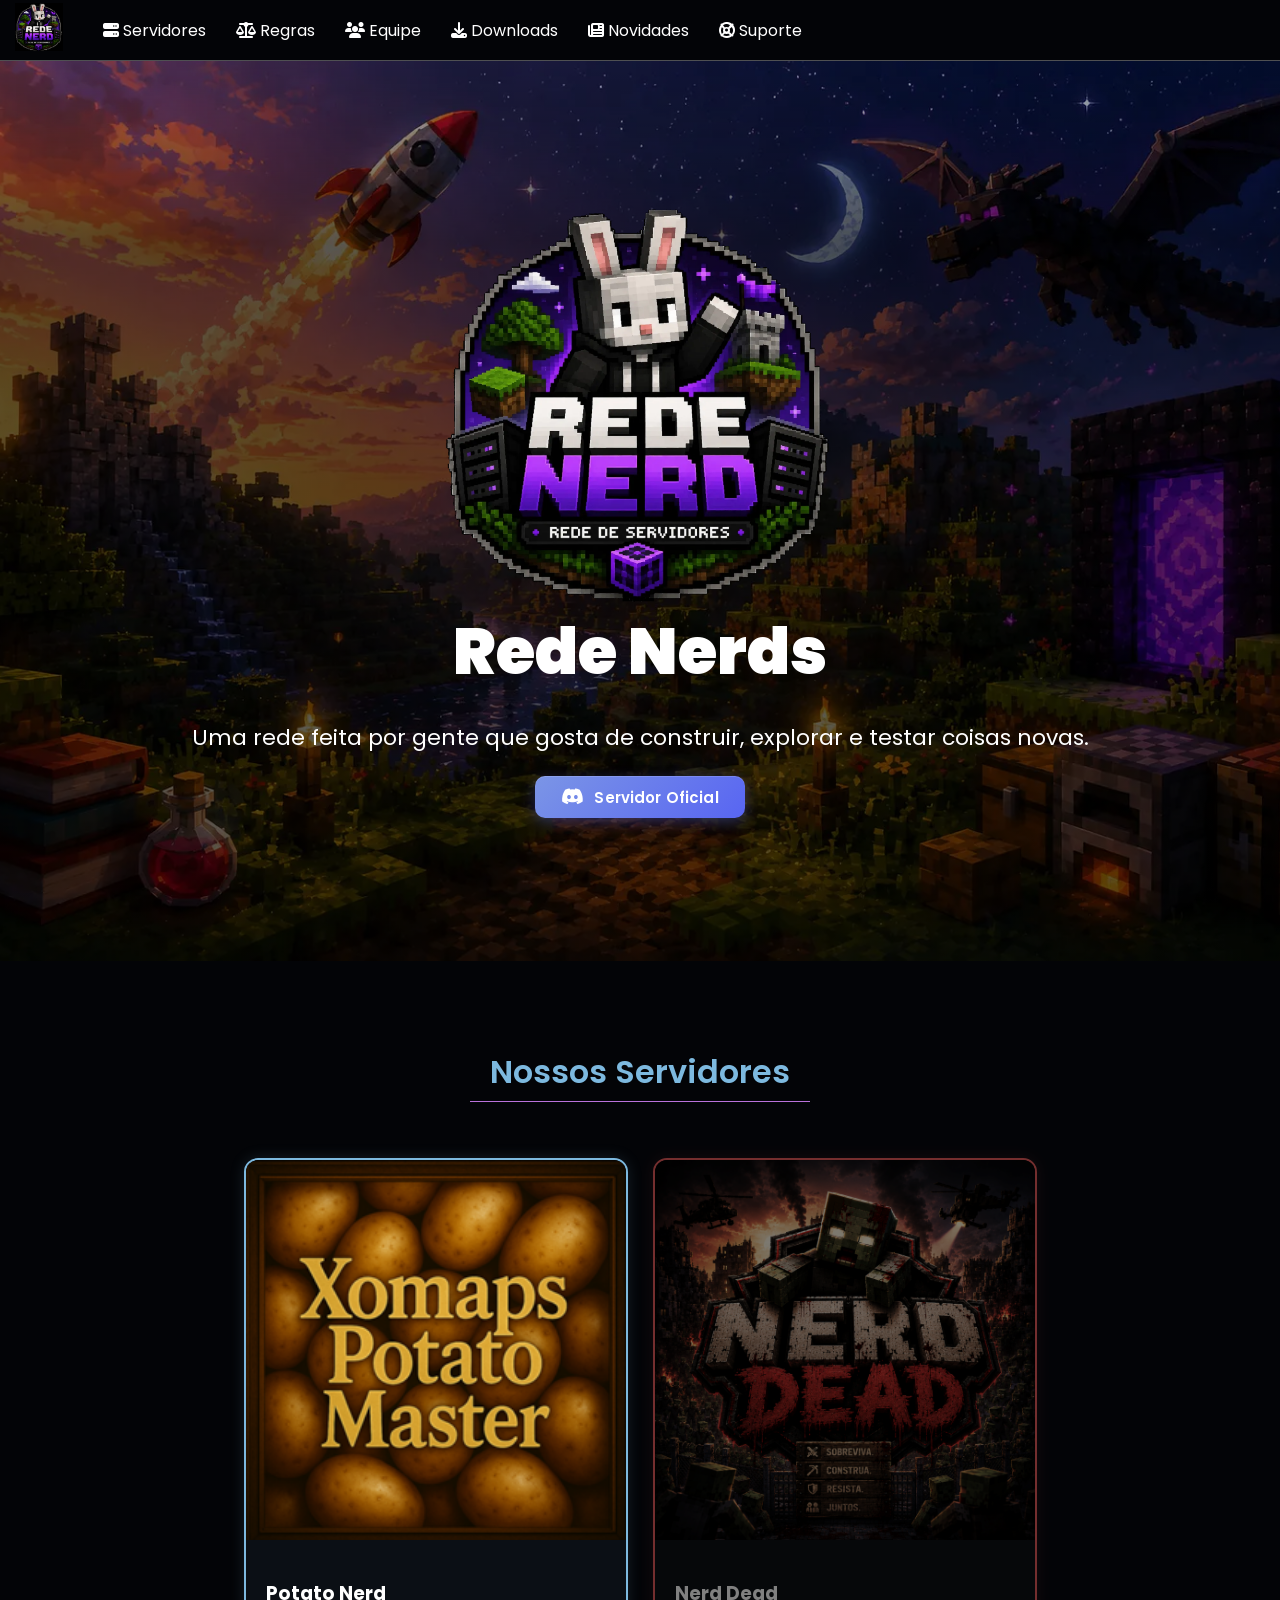
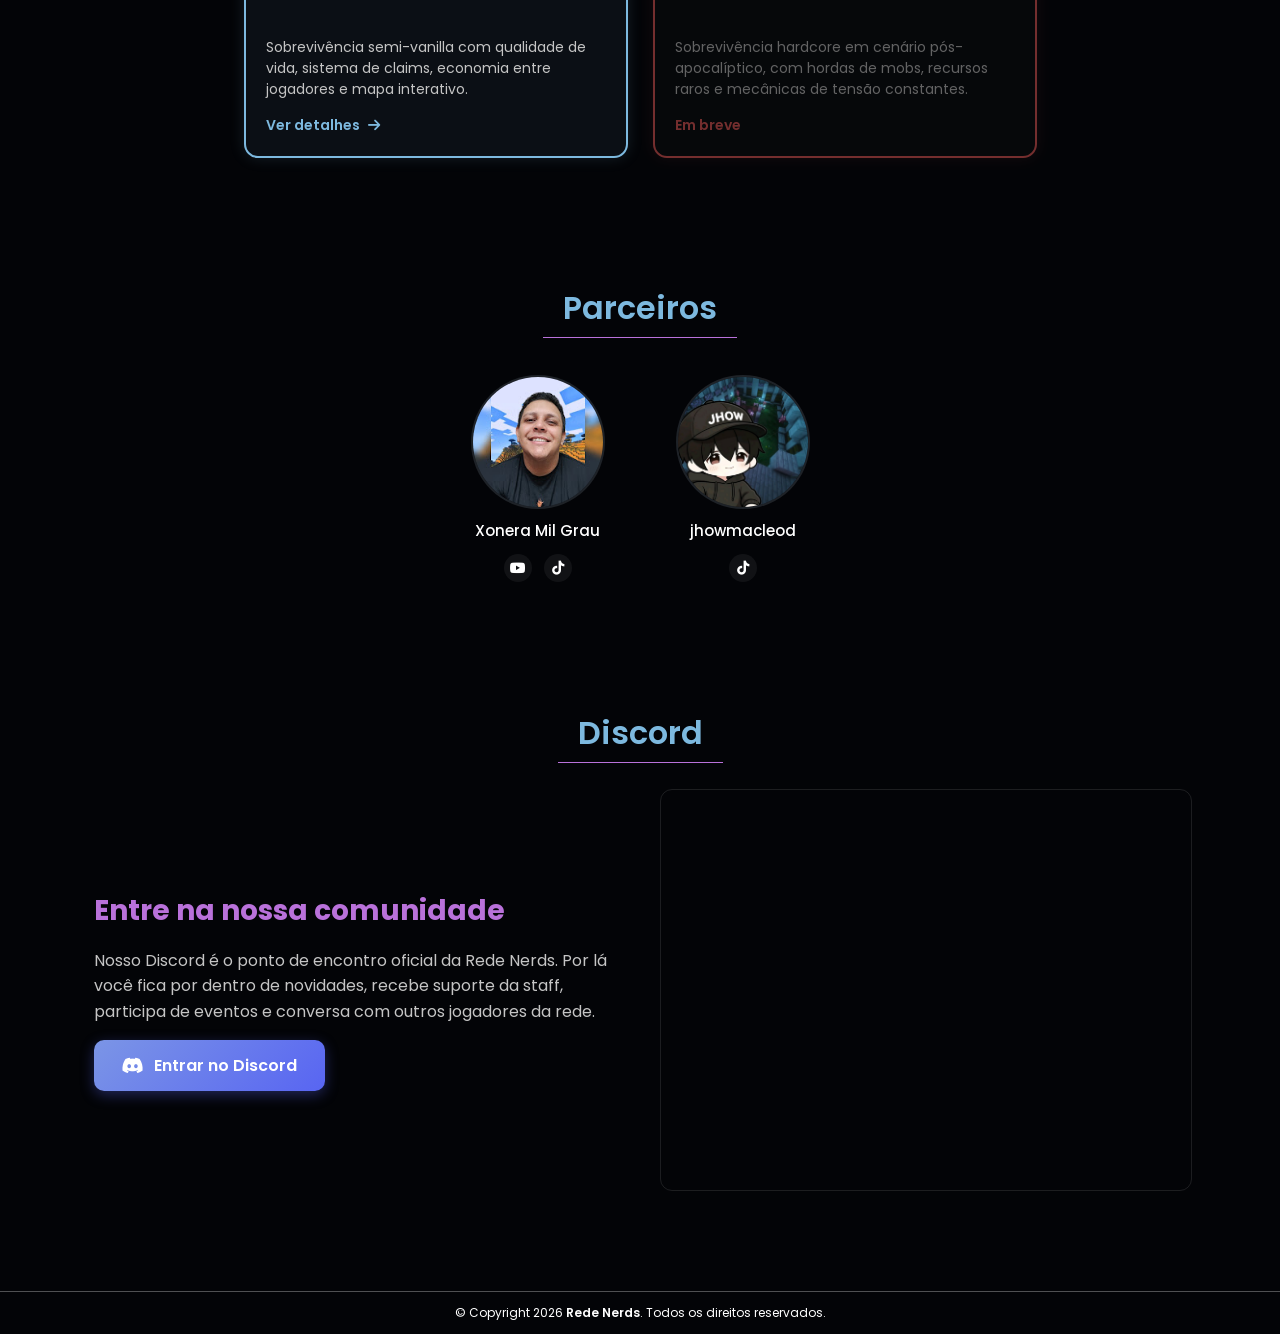
<file: index.html>
<!DOCTYPE html>
<html lang="pt-BR">
<head>
    <meta charset="UTF-8">
    <meta name="viewport" content="width=device-width, initial-scale=1.0">
    <title>Rede Nerds — Rede de servidores de Minecraft</title>

    <meta name="description" content="RedeNerds é uma rede de servidores de Minecraft com modpacks exclusivos. Junte-se à comunidade e explore mundos incríveis com tecnologia, magia e aventura.">
    <meta name="keywords" content="minecraft, servidor minecraft, modpack, minecraft mods, redenerds, nerdsky, servidor brasileiro, minecraft brasil">
    <meta name="author" content="RedeNerds">
    <meta name="robots" content="index, follow">

    <meta property="og:title" content="RedeNerds - Servidor de Minecraft com Mods">
    <meta property="og:description" content="Junte-se à RedeNerds e explore modpacks exclusivos com tecnologia, magia e aventura.">
    <meta property="og:image" content="https://redenerds.com.br/assets/images/logo.webp">
    <meta property="og:url" content="https://redenerds.com.br">
    <meta property="og:type" content="website">
    <meta property="og:locale" content="pt_BR">

    <meta name="twitter:card" content="summary_large_image">
    <meta name="twitter:title" content="RedeNerds - Servidor de Minecraft com Mods">
    <meta name="twitter:description" content="Junte-se à RedeNerds e explore modpacks exclusivos.">
    <meta name="twitter:image" content="https://redenerds.com.br/assets/images/logo.webp">
    <link rel="icon" type="image/x-icon" href="assets/images/logo.webp">
    <link rel="stylesheet" href="shared/shared.css">
    <link rel="stylesheet" href="index.css">
    <link rel="stylesheet" href="shared/footer.css">
    <link rel="stylesheet" href="shared/navbar.css">
    <link rel="stylesheet" href="https://cdnjs.cloudflare.com/ajax/libs/font-awesome/6.7.2/css/all.min.css">
</head>
<body>
    <div id="navbar-container"></div>
    <div id="page-wrapper">
        <!-- HERO (reaproveita estilos do shared.css) -->
        <header id="big-header-div">
            <img id="img-fundo" src="/assets/images/fundo.webp" alt="">
            <div id="big-header-img-content">
                <img id="img-titulo" src="/assets/images/logonobg.webp" alt="Rede Nerds">
                <div id="big-header-text">
                    <h1>Rede Nerds</h1>
                    <p>Uma rede feita por gente que gosta de construir, explorar
                    e testar coisas novas.</p>
                    <div id="big-header-buttons">
                        <a href="https://discord.gg/tMSTHK4AkA"><button class="discord">
                            <i class="fa-brands fa-discord"></i>
                            Servidor Oficial
                        </button></a>
                    </div>
                </div>
            </div>
        </header>
        <main class="page">
            <!-- Grid: Servidores -->
            <section id="servers-section">
                <div class="centered-content">
                    <h2 class="subtitle">Nossos Servidores</h2>
                    <p style="max-width: 640px; color: #c5c5c5; margin: 0;">
                    </p>
                </div>

                <div class="servers-grid">
                    <!-- Card 1 - NerdSky -->
                     <!--
                    <a href="servidores/nerdsky.html#server-detail" class="server-card server-card-1">
                        <div class="server-card-banner banner-1">
                            <img src="assets/images/allthemods10.png" alt="ATM 10 TTS">
                        </div>
                        <div class="server-card-content">
                            <h3>NerdSky</h3>
                            <p>Modpack principal focado em magia, tecnologia e exploração.
                               Uma experiência completa de Minecraft com mods.</p>
                            <span class="server-card-link">
                                Ver detalhes <i class="fa-solid fa-arrow-right"></i>
                            </span>
                        </div>
                    </a>
                    -->
                    <!-- Card 2 - Xomaps Server -->
                    <a href="servidores/?servidor=xomaps" class="server-card server-card-2">
                        <div class="server-card-banner banner-2">
                            <img src="assets/images/xomaps.png" alt="Xomaps Server">
                        </div>
                        <div class="server-card-content">
                            <h3>Potato Nerd</h3>
                            <p>Sobrevivência semi-vanilla com qualidade de vida, sistema de claims,
                               economia entre jogadores e mapa interativo.</p>
                            <span class="server-card-link">
                                Ver detalhes <i class="fa-solid fa-arrow-right"></i>
                            </span>
                        </div>
                    </a>

                    <!-- Card 3 - Nerd Dead -->
                    <a href="#servers-section" class="server-card server-card-3" style="filter:brightness(0.50)">
                        <div class="server-card-banner banner-3">
                            <img src="assets/images/nerddead.webp" alt="Nerd Dead">
                        </div>
                        <div class="server-card-content">
                            <h3>Nerd Dead</h3>
                            <p>Sobrevivência hardcore em cenário pós-apocalíptico, com hordas
                               de mobs, recursos raros e mecânicas de tensão constantes.</p>
                            <span class="server-card-link">
                                Em breve</i>
                            </span>
                        </div>
                    </a>
                </div>
            </section>

            <!-- Parceiros -->
            <section id="parceiros-section">
                <div class="centered-content">
                    <h2 class="subtitle">Parceiros</h2>
                </div>

                <div class="parceiros-grid">
                    <div class="parceiro">
                        <div class="parceiro-avatar">
                            <img src="assets/images/xonera.png" alt="Xonera Mil Grau" onerror="this.style.display='none'">
                        </div>
                        <p class="parceiro-nome">Xonera Mil Grau</p>
                        <div class="parceiro-social">
                            <a href="https://www.youtube.com/@XoneraMilGrau" aria-label="YouTube" class="parceiro-social-link yt"><i class="fa-brands fa-youtube"></i></a>
                            <a href="https://www.tiktok.com/@xoneramilgrau" aria-label="TikTok" class="parceiro-social-link tiktok"><i class="fa-brands fa-tiktok"></i></a>
                        </div>
                    </div>
                    <div class="parceiro">
                        <div class="parceiro-avatar">
                            <img src="assets/images/jhow.png" alt="jhowmacleod" onerror="this.style.display='none'">
                        </div>
                        <p class="parceiro-nome">jhowmacleod</p>
                        <div class="parceiro-social">
                            <a href="https://www.tiktok.com/@jhowmacleod" aria-label="TikTok" class="parceiro-social-link tiktok"><i class="fa-brands fa-tiktok"></i></a>
                        </div>
                    </div>
                </div>
            </section>

            <!-- Seção Discord -->
            <section id="discord-section">
                <div class="centered-content">
                    <h2 class="subtitle">Discord</h2>
                </div>

                <div class="discord-grid">
                    <!-- Coluna esquerda: texto + botão -->
                    <div class="discord-text">
                        <h3>Entre na nossa comunidade</h3>
                        <p>Nosso Discord é o ponto de encontro oficial da Rede Nerds. Por lá você fica por dentro de novidades, recebe suporte da staff, participa de eventos e conversa com outros jogadores da rede.</p>
                        <a href="https://discord.gg/tMSTHK4AkA" target="_blank" rel="noopener" class="discord-cta">
                            <i class="fa-brands fa-discord"></i> Entrar no Discord
                        </a>
                    </div>

                    <!-- Coluna direita: widget do Discord -->
                    <div class="discord-widget">
                        <iframe
                            src="https://discord.com/widget?id=1514603566755610705&theme=dark"
                            width="600"
                            height="400"
                            allowtransparency="true"
                            frameborder="0"
                            sandbox="allow-popups allow-popups-to-escape-sandbox allow-same-origin allow-scripts">
                        </iframe>
                    </div>
                </div>
            </section>

        </main>
    </div>

    <div id="footer"></div>
    <script src="/shared/navbar.js"></script>
</body>
</html>
</file>
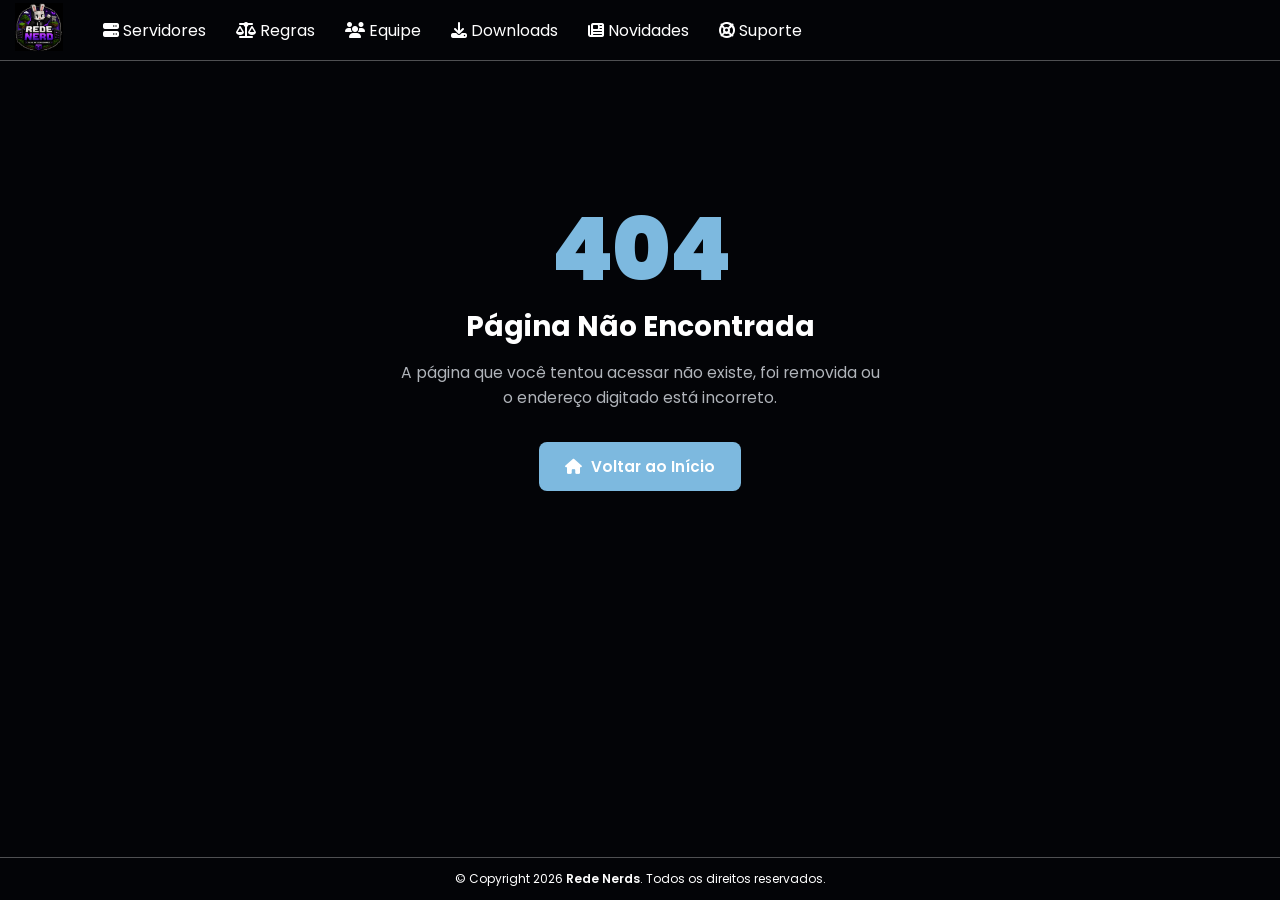
<file: 404/index.html>
<!DOCTYPE html>
<html lang="pt-BR">
<head>
    <meta charset="UTF-8">
    <meta name="viewport" content="width=device-width, initial-scale=1.0">
    <title>404 - Página Não Encontrada | Rede Nerds</title>
    <link rel="icon" type="image/x-icon" href="/assets/images/logo.webp">
    <link rel="stylesheet" href="/shared/shared.css">
    <link rel="stylesheet" href="/404/404.css">
    <link rel="stylesheet" href="/shared/footer.css">
    <link rel="stylesheet" href="/shared/navbar.css">
    <link rel="stylesheet" href="https://cdnjs.cloudflare.com/ajax/libs/font-awesome/6.7.2/css/all.min.css">
</head>
<body>
    <div id="navbar-container"></div>

    <div id="page-wrapper">
        <main id="container" class="error-container">
            <div class="error-content">
                <span class="error-code">404</span>
                <h1>Página Não Encontrada</h1>
                <p>A página que você tentou acessar não existe, foi removida ou o endereço digitado está incorreto.</p>
                
                <a href="/" class="cta-button">
                    <i class="fa-solid fa-house"></i> Voltar ao Início
                </a>
            </div>
        </main>
    </div>

    <div id="footer"></div>

    <script src="/shared/navbar.js"></script>
</body>
</html>
</file>
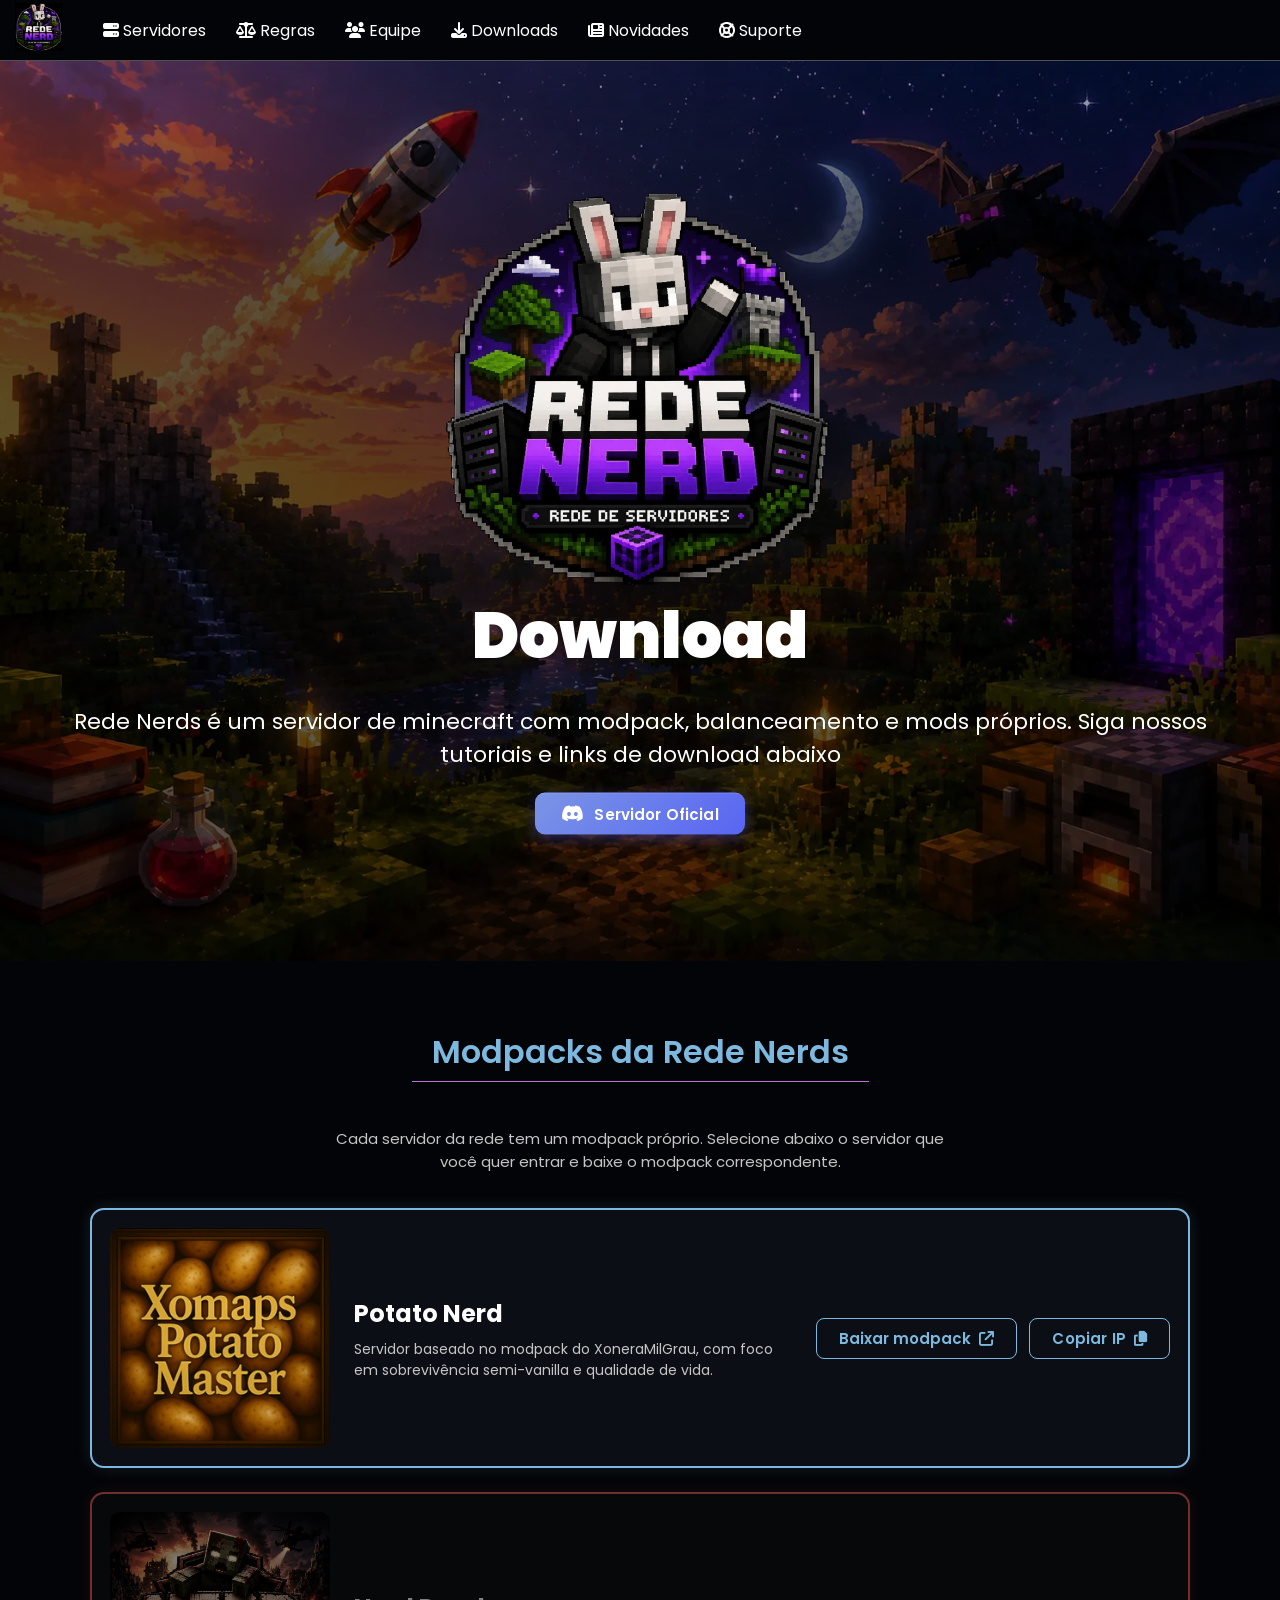
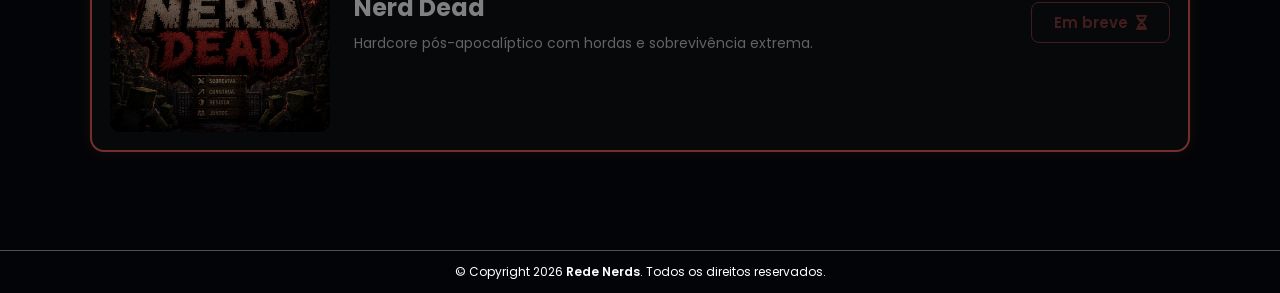
<file: download/index.html>
<!DOCTYPE html>
<html lang="en">
<head>
    <meta charset="UTF-8">
    <meta name="viewport" content="width=device-width, initial-scale=1.0">
    <title>Downloads</title>
    <link rel="icon" type="image/x-icon" href="/assets/images/logo.webp">
    <link rel="stylesheet" href="/shared/shared.css">
    <link rel="stylesheet" href="download.css">
    <link rel="stylesheet" href="/shared/footer.css">
    <link rel="stylesheet" href="/shared/navbar.css">
    <link rel="stylesheet" href="https://cdnjs.cloudflare.com/ajax/libs/font-awesome/6.7.2/css/all.min.css">
</head>
<body>
    <div id="navbar-container"></div>
    <div id="page-wrapper">
        <div id="big-header-div">
            <img id="img-fundo" src="/assets/images/fundo.webp">

            <div id="big-header-img-content">
                <img id="img-titulo" src="/assets/images/logonobg.webp">
                <div id="big-header-text">
                    <h1>Download</h1>
                    <p>Rede Nerds é um servidor de minecraft com modpack, balanceamento e mods próprios. Siga nossos tutoriais e links de download abaixo</p>
                    <div id="big-header-buttons">
                        <a href="https://discord.gg/tMSTHK4AkA"><button class="discord">
                            <i class="fa-brands fa-discord"></i>
                            Servidor Oficial
                        </button></a>
                        
                    </div>
                </div>
            </div>
        </div>
        <main id="container">
            <section id="downloads-section">
                <div class="centered-content">
                    <h2 class="subtitle">Modpacks da Rede Nerds</h2>
                    <p class="downloads-intro">
                        Cada servidor da rede tem um modpack próprio. Selecione abaixo o servidor
                        que você quer entrar e baixe o modpack correspondente.
                    </p>
                </div>

                <div class="downloads-list">

                    <!-- ATM 11 TTS (Roxo) -->
                     <!--
                    <article class="download-card download-card-1">
                        <div class="download-card-image">
                            <img src="/assets/images/allthemods10.png" alt="ATM 10 TTS">
                        </div>
                        <div class="download-card-text">
                            <h3 class="download-card-title">NerdSky</h3>
                            <p class="download-card-desc">
                                Skyblock com magia, tecnologia e exploração.
                            </p>
                        </div>
                        <div class="download-card-buttons">
                            <a href="https://www.curseforge.com/minecraft/modpacks/all-the-mods-10-sky/install/7854204" target="_blank" rel="noopener" class="download-card-btn">
                                Baixar modpack <i class="fa-solid fa-arrow-up-right-from-square"></i>
                            </a>
                            <button type="button" class="download-card-btn copy-ip-btn" data-copy-ip="play.Rede Nerds.net">
                                Copiar IP <i class="fa-solid fa-copy"></i>
                            </button>
                        </div>
                    </article>
                    -->

                    <!-- Xomaps Server (Azul) -->
                    <article class="download-card download-card-2">
                        <div class="download-card-image">
                            <img src="/assets/images/xomaps.png" alt="Xomaps Server">
                        </div>
                        <div class="download-card-text">
                            <h3 class="download-card-title">Potato Nerd</h3>
                            <p class="download-card-desc">
                                Servidor baseado no modpack do XoneraMilGrau, com foco em sobrevivência semi-vanilla e qualidade de vida.
                            </p>
                        </div>
                        <div class="download-card-buttons">
                            <a href="https://www.curseforge.com/minecraft/modpacks/xomaps-potato-master" target="_blank" rel="noopener" class="download-card-btn">
                                Baixar modpack <i class="fa-solid fa-arrow-up-right-from-square"></i>
                            </a>
                            <button type="button" class="download-card-btn copy-ip-btn" data-copy-ip="xomaps.redenerds.com.br:10502">
                                Copiar IP <i class="fa-solid fa-copy"></i>
                            </button>
                        </div>
                    </article>

                    <!-- Nerd Dead (Vermelho) — coming soon -->
                    <article class="download-card download-card-3" style="filter:brightness(0.50)">
                        <div class="download-card-image">
                            <img src="/assets/images/nerddead.webp" alt="Nerd Dead">
                        </div>
                        <div class="download-card-text">
                            <h3 class="download-card-title">Nerd Dead</h3>
                            <p class="download-card-desc">
                                Hardcore pós-apocalíptico com hordas e sobrevivência extrema.
                            </p>
                        </div>
                        <a href="#" class="download-card-btn download-card-btn-disabled" aria-disabled="true">
                            Em breve <i class="fa-solid fa-hourglass-half"></i>
                        </a>
                    </article>

                </div>
            </section>
        </main>
    </div>
    <div id="footer"></div>
    <script src="/shared/navbar.js"></script>
    <script src="/shared/copy-ip.js"></script>
</body>
</html>
</file>
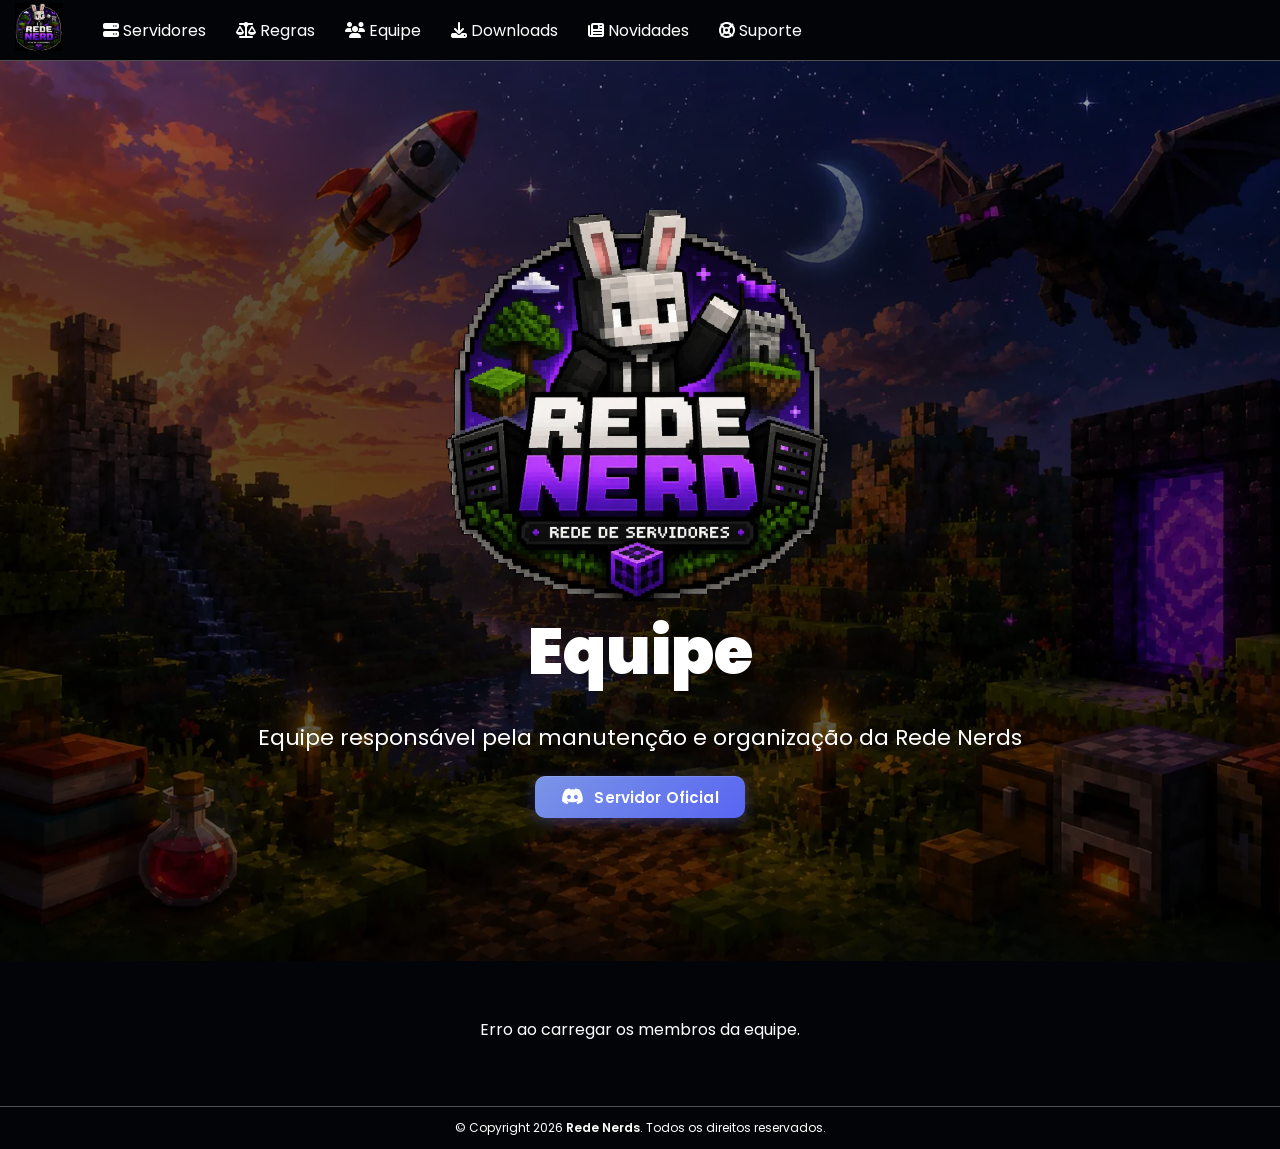
<file: equipe/index.html>
<!DOCTYPE html>
<html lang="en">
<head>
    <meta charset="UTF-8">
    <meta name="viewport" content="width=device-width, initial-scale=1.0">
    <title>Equipe</title>
    <link rel="icon" type="image/x-icon" href="/assets/images/logo.webp">
    <link rel="stylesheet" href="equipe.css">
    <link rel="stylesheet" href="/shared/footer.css">
    <link rel="stylesheet" href="/shared/navbar.css">
    <link rel="stylesheet" href="https://cdnjs.cloudflare.com/ajax/libs/font-awesome/6.7.2/css/all.min.css">
    <link rel="stylesheet" href="/shared/shared.css">
</head>
<body>
    <div id="navbar-container"></div>
    <div id="page-wrapper">
        <div id="big-header-div">
            <img id="img-fundo" src="/assets/images/fundo.webp">

            <div id="big-header-img-content">
                <img id="img-titulo" src="/assets/images/logonobg.webp">
                <div id="big-header-text">
                    <h1>Equipe</h1>
                    <p>Equipe responsável pela manutenção e organização da Rede Nerds</p>
                    <div id="big-header-buttons">
                        <a href="https://discord.gg/tMSTHK4AkA"><button class="discord">
                            <i class="fa-brands fa-discord"></i>
                            Servidor Oficial
                        </button></a>
                        
                    </div>
                </div>
            </div>
        </div>
        <main id="container">
            <div id="equipe"></div>
        </main>
    </div>
    <div id="footer"></div>
    <script src="/shared/navbar.js"></script>
    <script src="/shared/copy-ip.js"></script>
    <script src="equipe.js"></script>
</body>
</html>
</file>
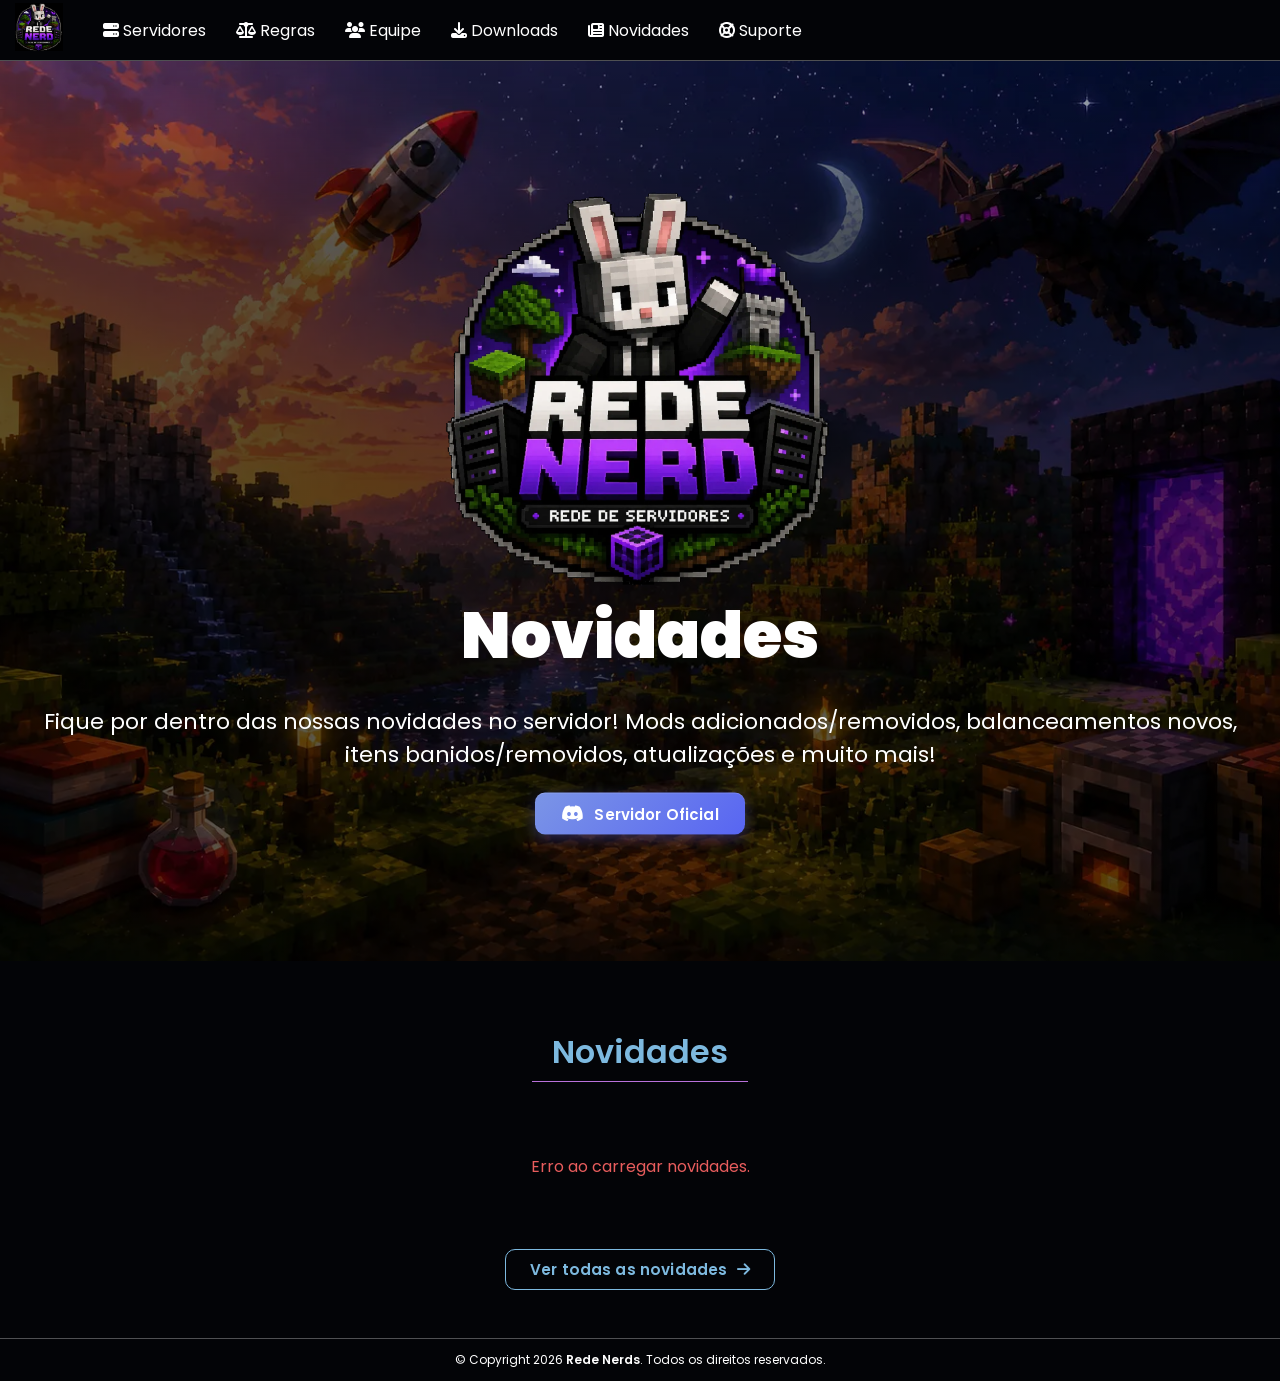
<file: novidades/index.html>
<!DOCTYPE html>
<html lang="pt-BR">
<head>
    <meta charset="UTF-8">
    <meta name="viewport" content="width=device-width, initial-scale=1.0">
    <title>Novidades</title>
    <link rel="icon" type="image/x-icon" href="/assets/images/logo.webp">
    <link rel="stylesheet" href="novidades.css">
    <link rel="stylesheet" href="/shared/footer.css">
    <link rel="stylesheet" href="/shared/navbar.css">
    <link rel="stylesheet" href="https://cdnjs.cloudflare.com/ajax/libs/font-awesome/6.7.2/css/all.min.css">
    <link rel="stylesheet" href="/shared/shared.css">
</head>
<body>
    <div id="navbar-container"></div>

    <div id="page-wrapper">
        <!-- ================= VIEW 1: NOVIDADES (INICIAL) ================= -->
        <div id="view-novidades">
            <div id="big-header-div">
                <img id="img-fundo" src="/assets/images/fundo.webp" alt="Fundo">
                <div id="big-header-img-content">
                    <img id="img-titulo" src="/assets/images/logonobg.webp" alt="Logo">
                    <div id="big-header-text">
                        <h1>Novidades</h1>
                        <p>Fique por dentro das nossas novidades no servidor! Mods adicionados/removidos, balanceamentos novos, itens banidos/removidos, atualizações e muito mais!</p>
                        <div id="big-header-buttons">
                            <a href="https://discord.gg/tMSTHK4AkA" target="_blank" rel="noopener noreferrer">
                                <button class="discord">
                                    <i class="fa-brands fa-discord"></i> Servidor Oficial
                                </button>
                            </a>
                        </div>
                    </div>
                </div>
            </div>

            <main id="container">
                <section id="servers-section">
                    <div class="centered-content">
                        <h2 class="subtitle">Novidades</h2>
                    </div>
                </section>
                
                <!-- Container das 3 últimas notícias -->
                <section id="news-container"></section>

                <div class="ver-mais-wrapper">
                    <button type="button" id="btn-mostrar-mais" class="ver-mais-btn">
                        Ver todas as novidades <i class="fa-solid fa-arrow-right"></i>
                    </button>
                </div>
            </main>
        </div>

        <!-- ================= VIEW 2: TODAS AS NOVIDADES (OCULTA INICIALMENTE) ================= -->
        <div id="view-mais" hidden>
            <main id="container">
                <button type="button" id="voltar" style="background:none; border:none; cursor:pointer;">
                    <i class="fa-solid fa-arrow-left"></i> Voltar para Novidades
                </button>

                <!-- Controls: Busca + Filtro por Categoria -->
                <div id="news-controls">
                    <div class="news-search-wrapper">
                        <i class="fa-solid fa-magnifying-glass news-search-icon"></i>
                        <input
                            type="search"
                            id="news-search"
                            class="news-search-input"
                            placeholder="Buscar por título, autor ou conteúdo."
                            autocomplete="off"
                        >
                        <button type="button" id="news-search-clear" class="news-search-clear" aria-label="Limpar busca">
                            <i class="fa-solid fa-xmark"></i>
                        </button>
                    </div>

                    <div class="news-filter-wrapper">
                        <button type="button" id="news-filter-btn" class="news-filter-btn" aria-haspopup="true" aria-expanded="false">
                            <i class="fa-solid fa-filter"></i>
                            <span id="news-filter-label">Todas</span>
                            <i class="fa-solid fa-chevron-down news-filter-chevron"></i>
                        </button>
                        <ul id="news-filter-dropdown" class="news-filter-dropdown" role="menu" hidden>
                            <li role="menuitem" data-category="all" aria-selected="true">
                                <span class="filter-dot filter-dot-all"></span> Todas
                            </li>
                            <li role="menuitem" data-category="NerdSky">
                                <span class="filter-dot filter-dot-nerdsky"></span> NerdSky
                            </li>
                            <li role="menuitem" data-category="Potato Nerd">
                                <span class="filter-dot filter-dot-potato"></span> Potato Nerd
                            </li>
                            <li role="menuitem" data-category="NerdDead">
                                <span class="filter-dot filter-dot-nerddead"></span> Nerd Dead
                            </li>
                        </ul>
                    </div>
                </div>

                <div id="news-results-info" class="news-results-info" hidden>
                    <span id="news-results-count">0</span> resultado(s) encontrado(s)
                </div>

                <!-- Container da lista completa / buscada -->
                <section id="all-news-container"></section>

                <!-- Paginação estilo Google -->
                <nav id="news-pagination" class="news-pagination" hidden aria-label="Paginação de novidades"></nav>
            </main>
        </div>
    </div>

    <div id="footer"></div>

    <script src="/shared/navbar.js"></script>
    <script src="/shared/copy-ip.js"></script>
    <script src="/novidades/js/novidades.js"></script>
</body>
</html>
</file>
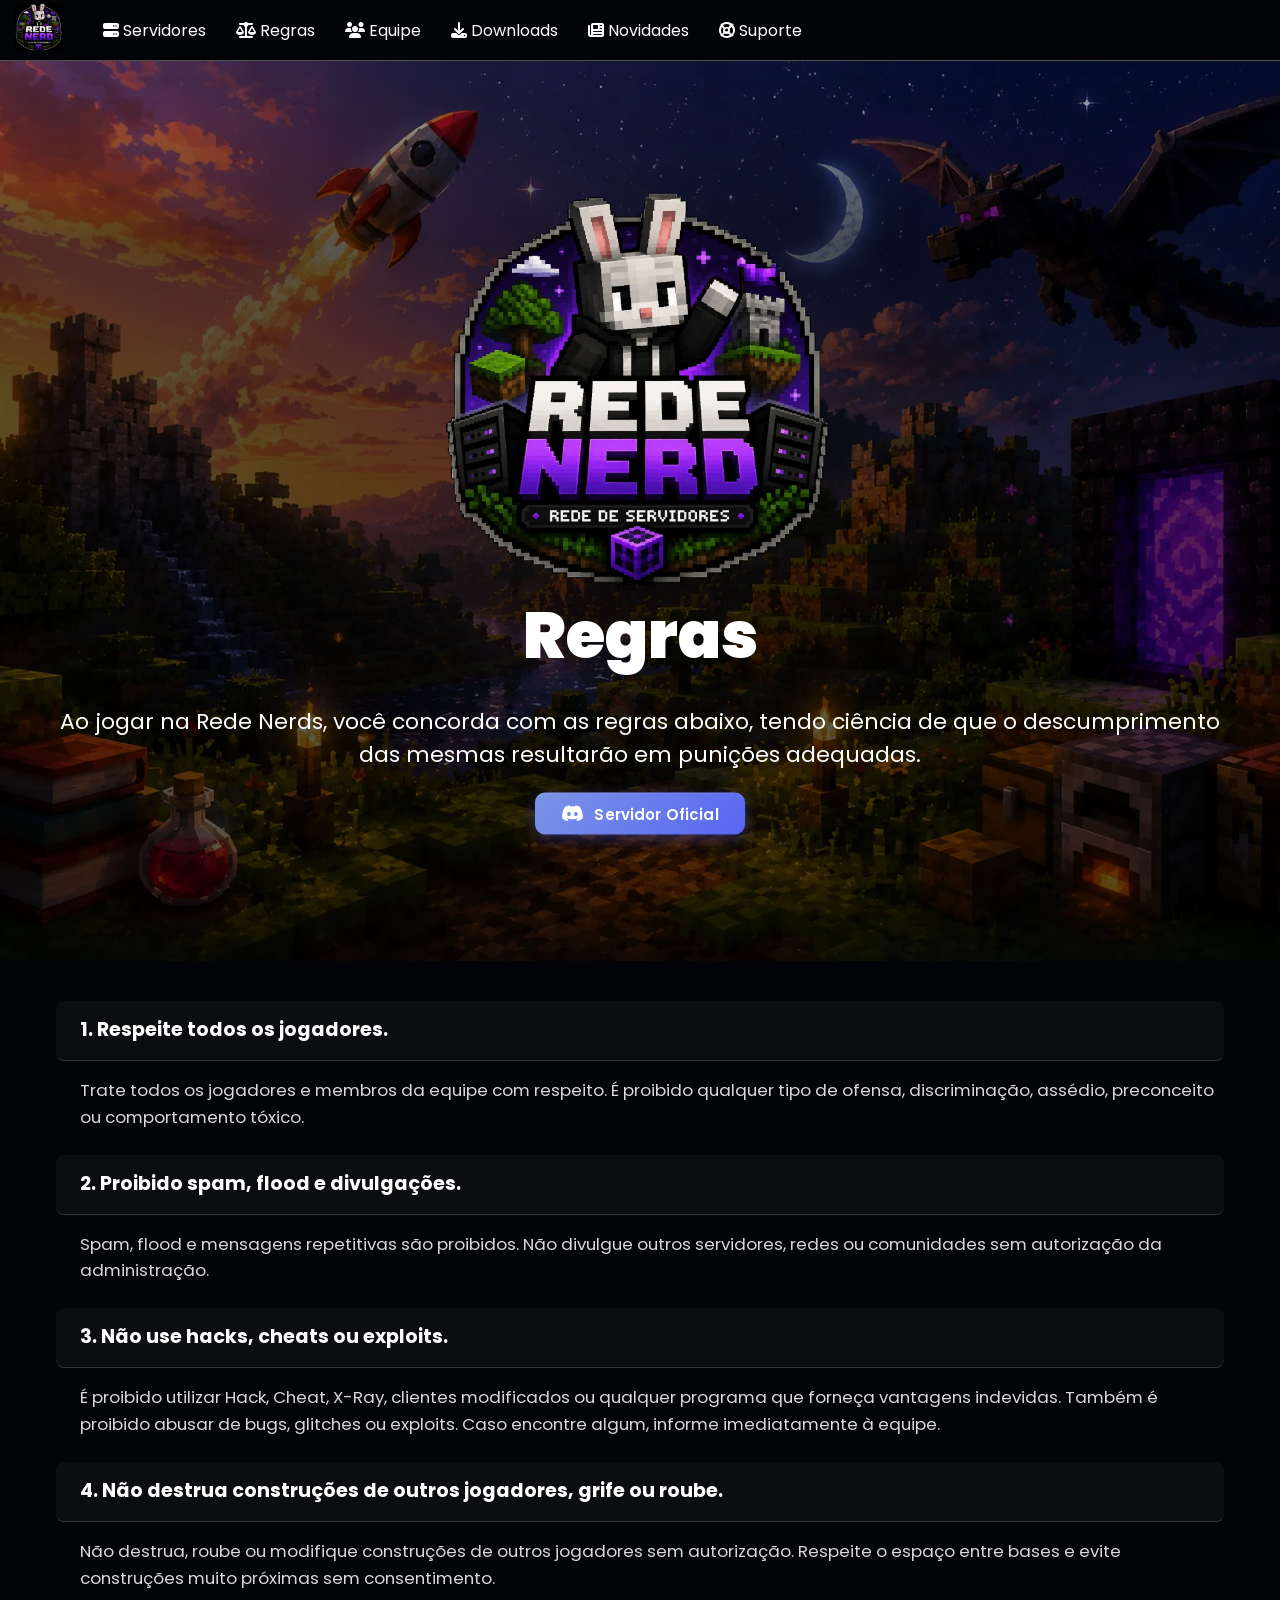
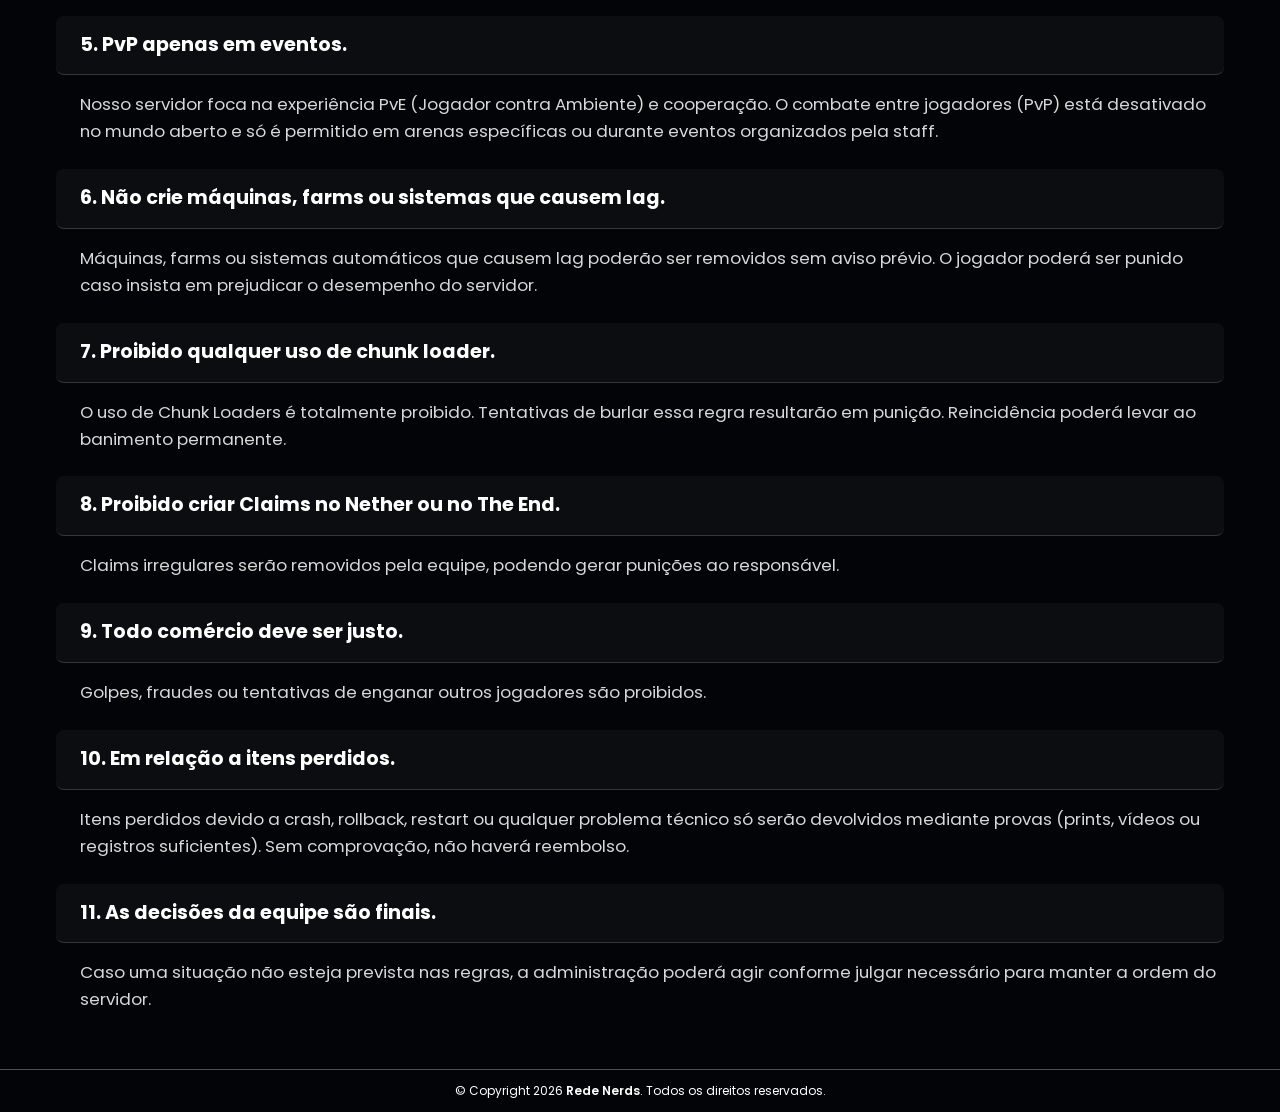
<file: regras/index.html>
<!DOCTYPE html>
<html lang="en">
<head>
    <meta charset="UTF-8">
    <meta name="viewport" content="width=device-width, initial-scale=1.0">
    <title>Regras</title>
    <link rel="icon" type="image/x-icon" href="/assets/images/logo.webp">
    <link rel="stylesheet" href="regras.css">
    <link rel="stylesheet" href="/shared/footer.css">
    <link rel="stylesheet" href="/shared/navbar.css">
    <link rel="stylesheet" href="https://cdnjs.cloudflare.com/ajax/libs/font-awesome/6.7.2/css/all.min.css">
    <link rel="stylesheet" href="/shared/shared.css">
</head>
<body>
    <div id="navbar-container"></div>
    <div id="page-wrapper">
        <div id="big-header-div">
            <img id="img-fundo" src="/assets/images/fundo.webp">

            <div id="big-header-img-content">
                <img id="img-titulo" src="/assets/images/logonobg.webp">
                <div id="big-header-text">
                    <h1>Regras</h1>
                    <p>Ao jogar na Rede Nerds, você concorda com as regras abaixo, tendo ciência de que o descumprimento das mesmas resultarão em punições adequadas.</p>
                    <div id="big-header-buttons">
                        <a href="https://discord.gg/tMSTHK4AkA"><button class="discord">
                            <i class="fa-brands fa-discord"></i>
                            Servidor Oficial
                        </button></a>
                    </div>
                </div>
            </div>
        </div>
        <main id="container">
            <h3>1. Respeite todos os jogadores.</h3>
            <p>Trate todos os jogadores e membros da equipe com respeito. É proibido qualquer tipo de ofensa, discriminação, assédio, preconceito ou comportamento tóxico.</p>
            <h3>2. Proibido spam, flood e divulgações.</h3>
            <p>Spam, flood e mensagens repetitivas são proibidos. Não divulgue outros servidores, redes ou comunidades sem autorização da administração.</p>
            <h3>3. Não use hacks, cheats ou exploits.</h3>
            <p>É proibido utilizar Hack, Cheat, X-Ray, clientes modificados ou qualquer programa que forneça vantagens indevidas. Também é proibido abusar de bugs, glitches ou exploits. Caso encontre algum, informe imediatamente à equipe.</p>
            <h3>4. Não destrua construções de outros jogadores, grife ou roube.</h3>
            <p>Não destrua, roube ou modifique construções de outros jogadores sem autorização. Respeite o espaço entre bases e evite construções muito próximas sem consentimento.</p>
            <h3>5. PvP apenas em eventos.</h3>
            <p>Nosso servidor foca na experiência PvE (Jogador contra Ambiente) e cooperação. O combate entre jogadores (PvP) está desativado no mundo aberto e só é permitido em arenas específicas ou durante eventos organizados pela staff.</p>
            <h3>6. Não crie máquinas, farms ou sistemas que causem lag.</h3>
            <p>Máquinas, farms ou sistemas automáticos que causem lag poderão ser removidos sem aviso prévio. O jogador poderá ser punido caso insista em prejudicar o desempenho do servidor.</p>
            <h3>7. Proibido qualquer uso de chunk loader.</h3>
            <p>O uso de Chunk Loaders é totalmente proibido. Tentativas de burlar essa regra resultarão em punição. Reincidência poderá levar ao banimento permanente.</p>
            <h3>8. Proibido criar Claims no Nether ou no The End.</h3>
            <p>Claims irregulares serão removidos pela equipe, podendo gerar punições ao responsável.</p>
            <h3>9. Todo comércio deve ser justo.</h3>
            <p>Golpes, fraudes ou tentativas de enganar outros jogadores são proibidos.</p>
            <h3>10. Em relação a itens perdidos.</h3>
            <p>Itens perdidos devido a crash, rollback, restart ou qualquer problema técnico só serão devolvidos mediante provas (prints, vídeos ou registros suficientes). Sem comprovação, não haverá reembolso.</p>
            <h3>11. As decisões da equipe são finais.</h3>
            <p>Caso uma situação não esteja prevista nas regras, a administração poderá agir conforme julgar necessário para manter a ordem do servidor.</p>
        </main>
    </div>
    <div id="footer"></div>
    <script src="/shared/navbar.js"></script>
    <script src="/shared/copy-ip.js"></script>
</body>
</html>
</file>
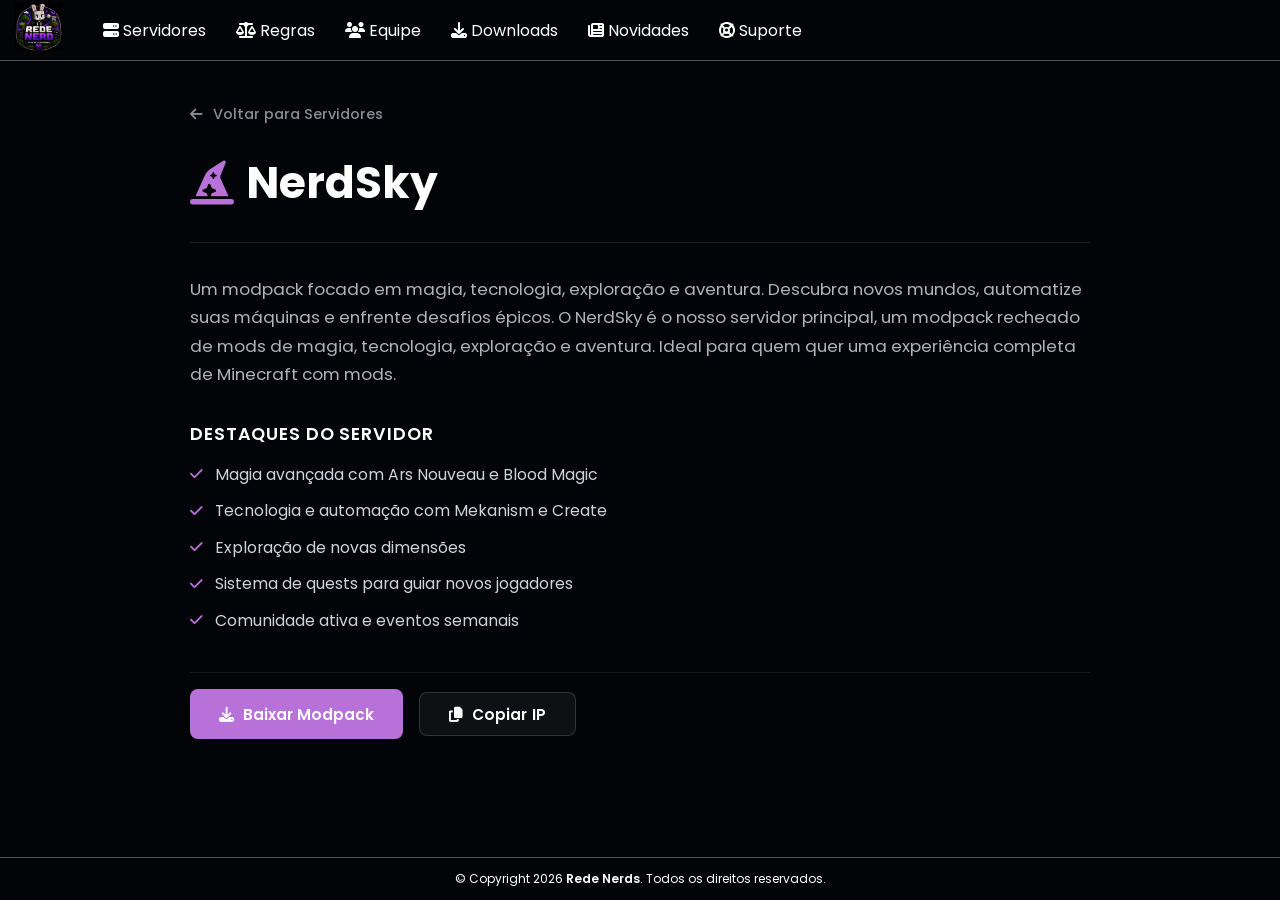
<file: servidores/index.html>
<!DOCTYPE html>
<html lang="pt-BR">
<head>
    <meta charset="UTF-8">
    <meta name="viewport" content="width=device-width, initial-scale=1.0">
    <title>Servidores - Rede Nerds</title>
    <link rel="icon" type="image/x-icon" href="/assets/images/logo.webp">
    <link rel="stylesheet" href="/shared/shared.css">
    <link rel="stylesheet" href="server-card.css">
    <link rel="stylesheet" href="/shared/footer.css">
    <link rel="stylesheet" href="/shared/navbar.css">
    <link rel="stylesheet" href="https://cdnjs.cloudflare.com/ajax/libs/font-awesome/6.7.2/css/all.min.css">
</head>
<body>
    <div id="navbar-container"></div>
    <div id="page-wrapper">

        <main id="container">
            <section id="server-detail">
                <!-- Botão Voltar -->
                <a href="/#servers-section" id="voltar">
                    <i class="fa-solid fa-arrow-left"></i> Voltar para Servidores
                </a>

                <!-- Cabeçalho do Servidor -->
                <div class="server-header">
                    <h1 id="server-section-title">
                        <i id="server-icon" class="fa-solid fa-server"></i> 
                        <span></span>
                    </h1>
                </div>

                <!-- Conteúdo -->
                <div class="server-info">
                    <p id="server-about"></p>
                    
                    <div class="features-title">Destaques do Servidor</div>
                    <ul id="server-features" class="server-features"></ul>
                    
                    <div class="cta-buttons">
                        <a id="btn-modpack" href="#" class="cta-button">
                            <i class="fa-solid fa-download"></i> Baixar Modpack
                        </a>
                        <button type="button" id="btn-copy-ip" class="cta-button copy-ip-btn" data-copy-ip="">
                            <i class="fa-solid fa-copy"></i> Copiar IP
                        </button>
                    </div>
                </div>
            </section>
        </main>
    </div>

    <div id="footer"></div>

    <script src="/shared/navbar.js"></script>
    <script src="/shared/copy-ip.js"></script>
    <script src="server-loader.js"></script>
</body>
</html>
</file>
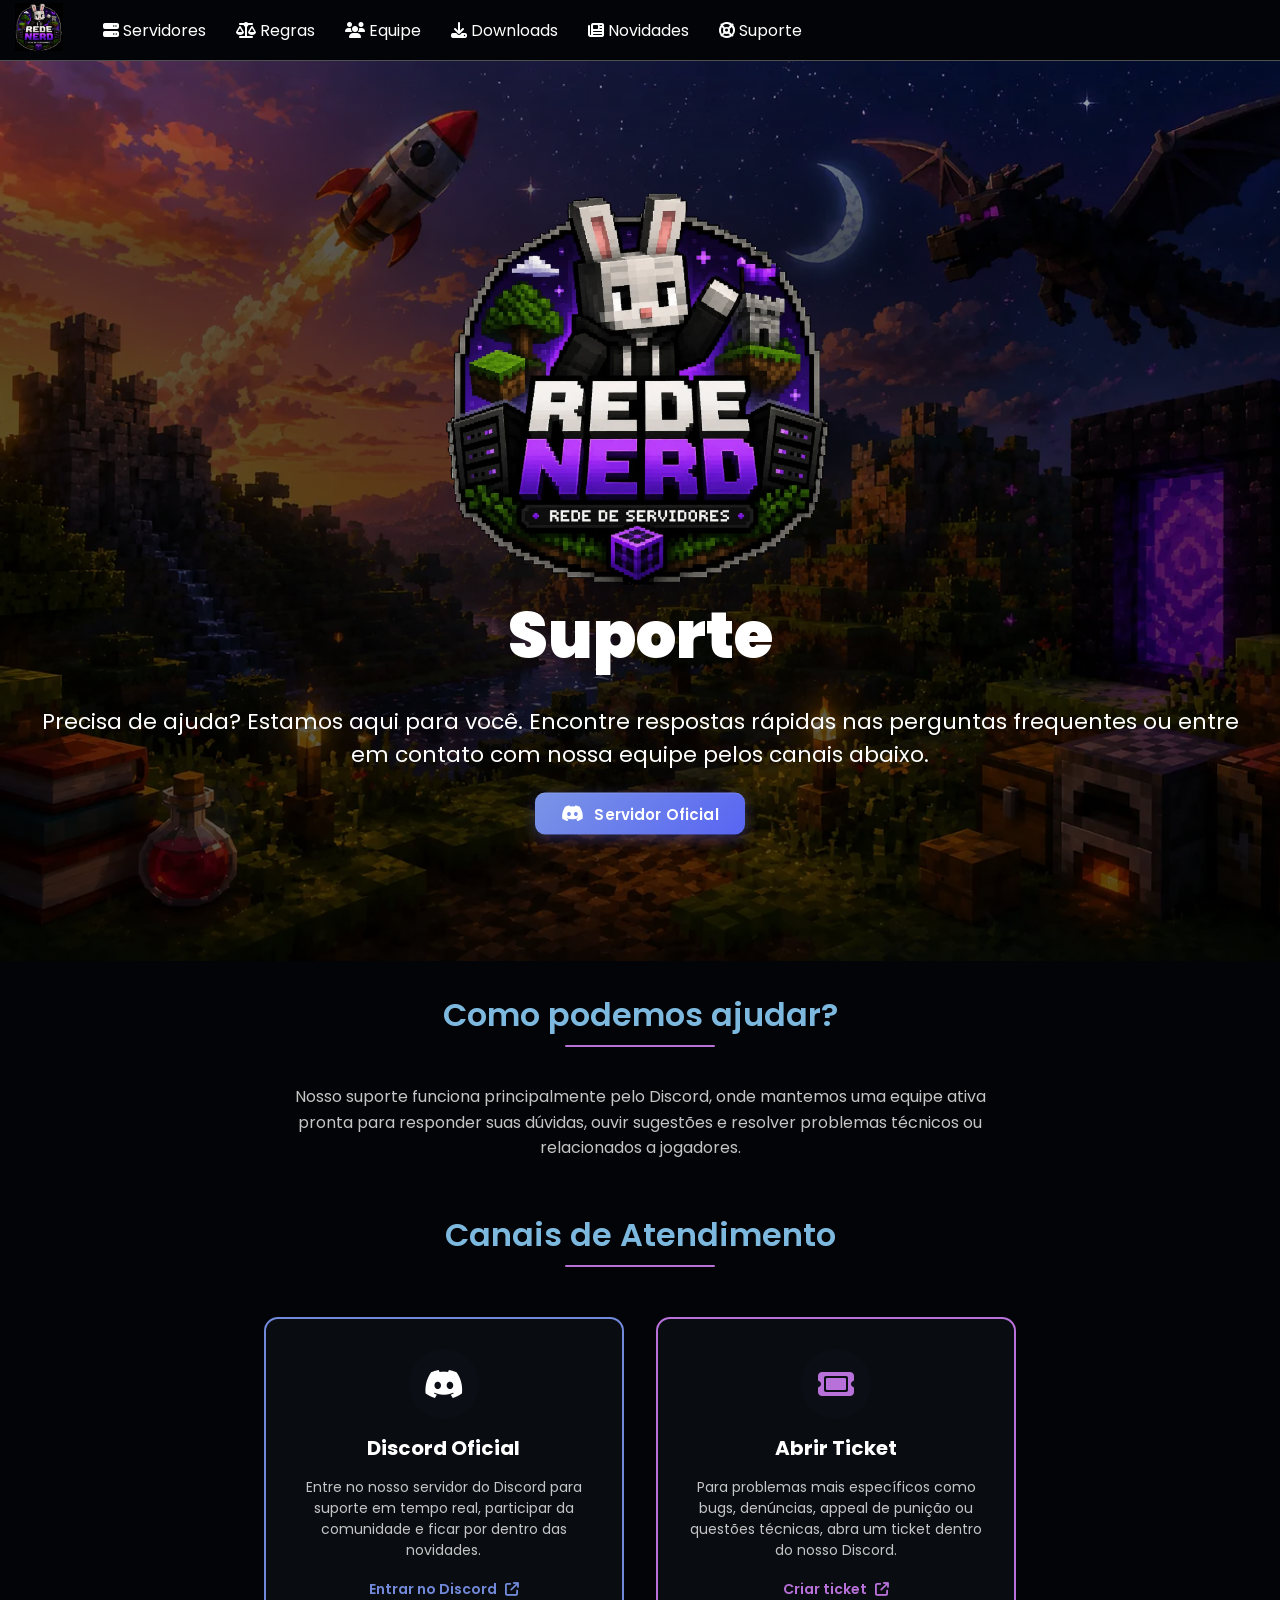
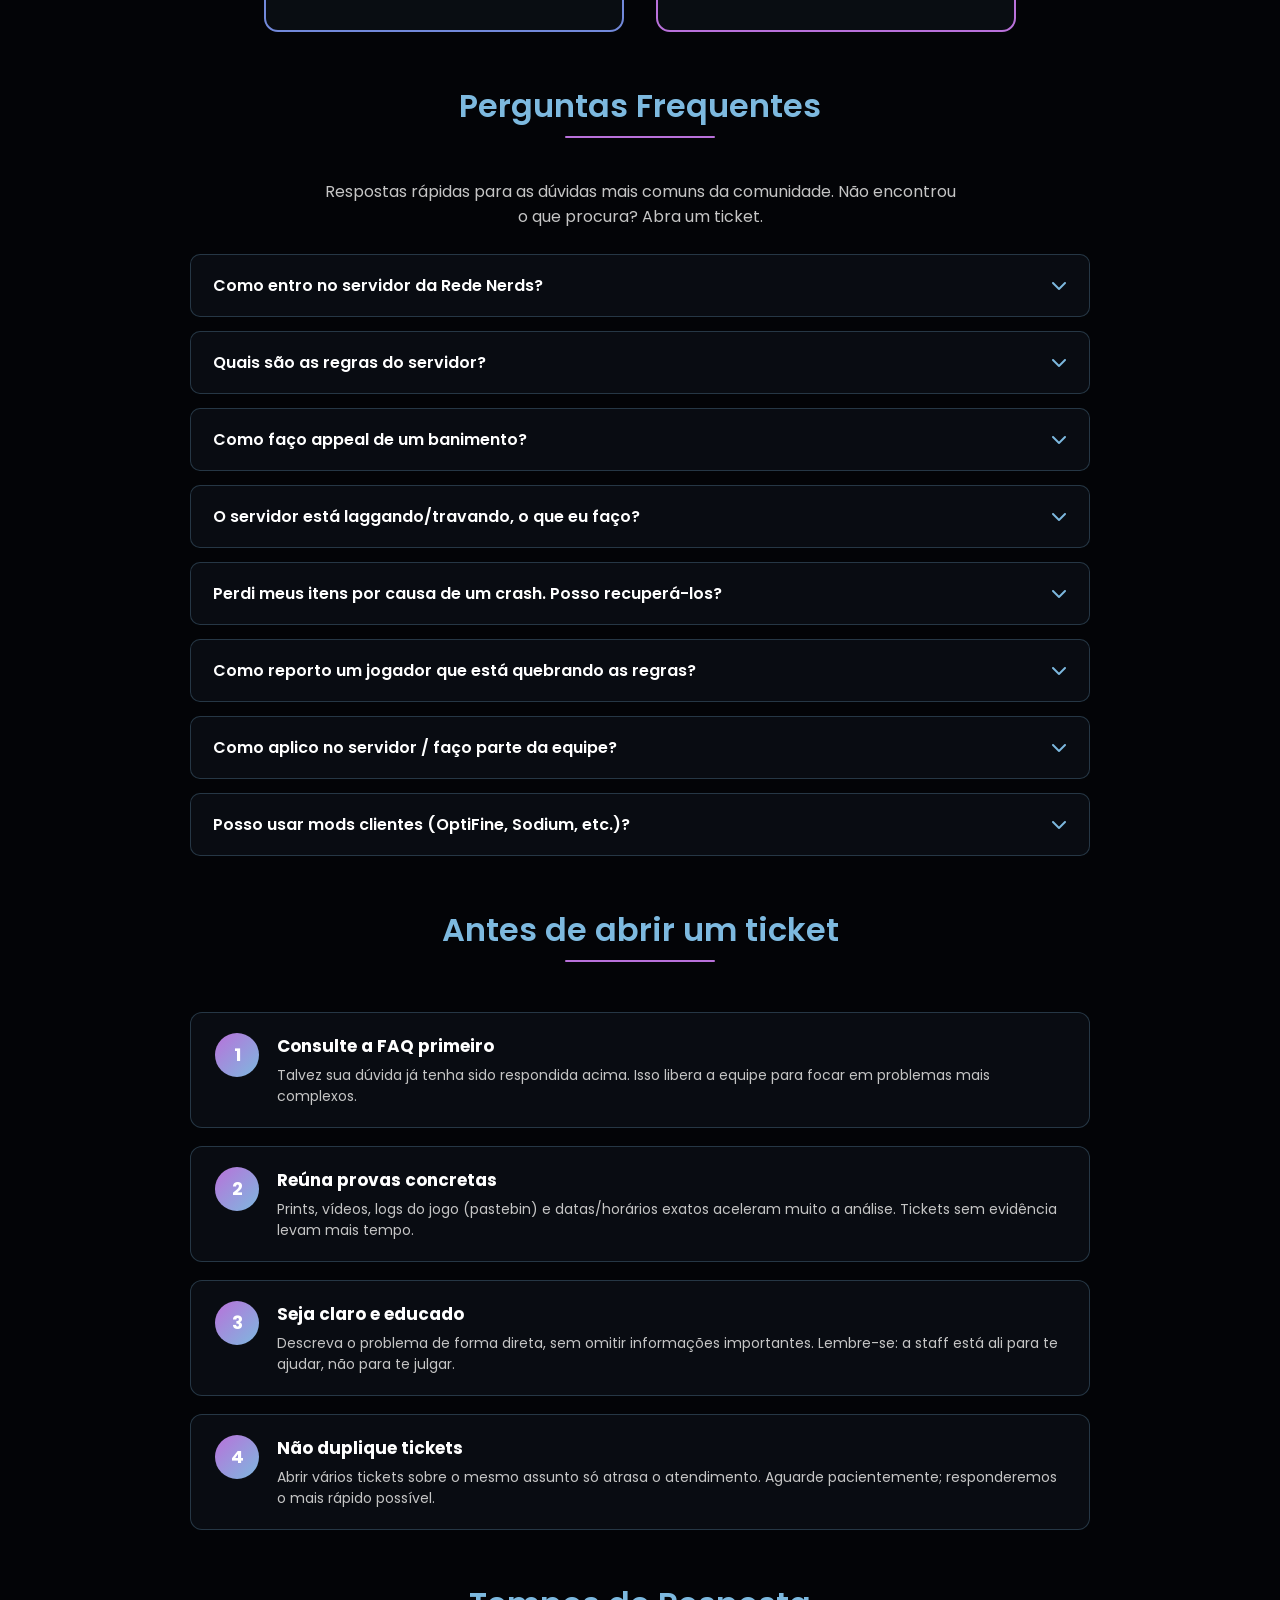
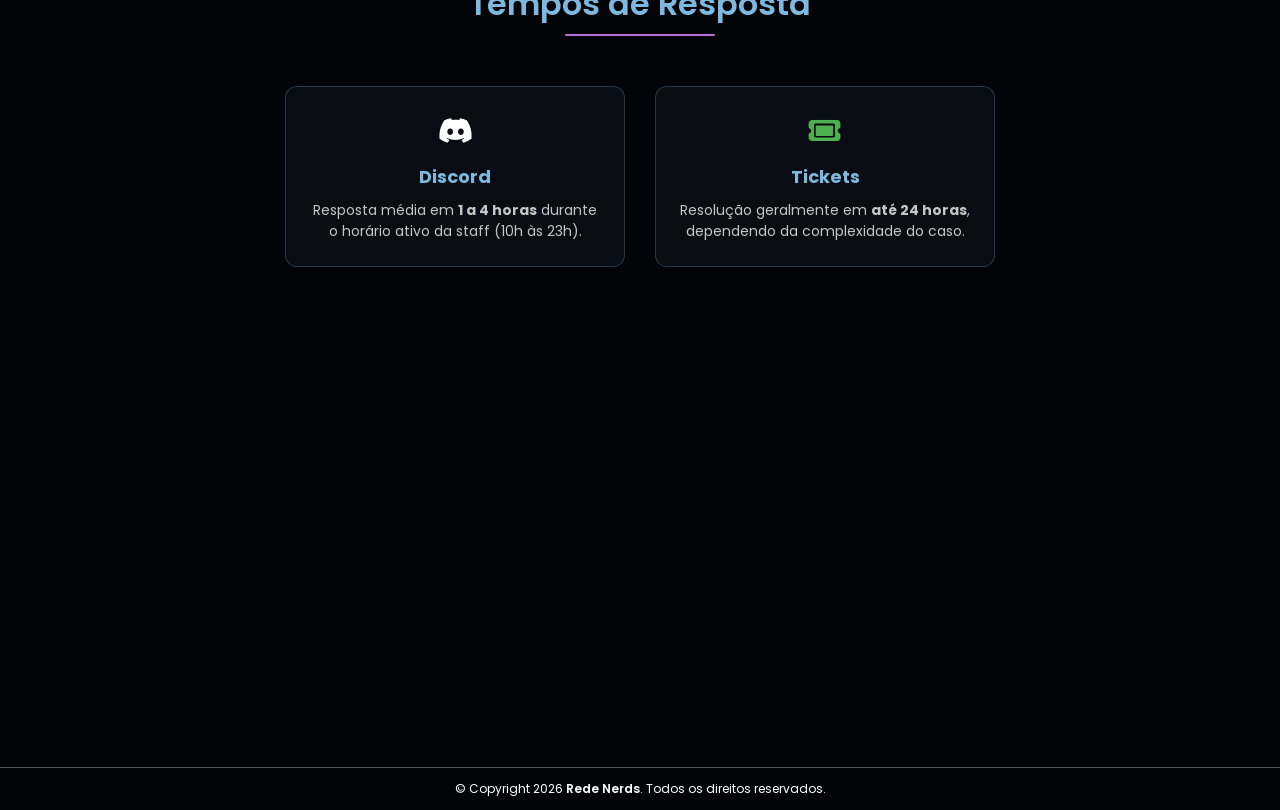
<file: suporte/index.html>
<!DOCTYPE html>
<html lang="en">
<head>
    <meta charset="UTF-8">
    <meta name="viewport" content="width=device-width, initial-scale=1.0">
    <title>Suporte - Rede Nerds</title>
    <link rel="icon" type="image/x-icon" href="/assets/images/logo.webp">
    <link rel="stylesheet" href="/common/common.css"> 
    <link rel="stylesheet" href="suporte.css">
    <link rel="stylesheet" href="/common/footer.css">
    <link rel="stylesheet" href="/common/navbar.css">
    <link rel="stylesheet" href="https://cdnjs.cloudflare.com/ajax/libs/font-awesome/6.7.2/css/all.min.css">
</head>
<body>
    <div id="navbar-container"></div>
    <div id="page-wrapper">
        <div id="big-header-div">
            <img id="img-fundo" src="/assets/images/fundo.webp">
            <div id="big-header-img-content">
                <img id="img-titulo" src="/assets/images/logonobg.webp">
                <div id="big-header-text">
                    <h1>Suporte</h1>
                    <p>Precisa de ajuda? Estamos aqui para você. Encontre respostas rápidas nas perguntas frequentes ou entre em contato com nossa equipe pelos canais abaixo.</p>
                    <div id="big-header-buttons">
                        <a href="https://discord.gg/tMSTHK4AkA"><button class="discord">
                            <i class="fa-brands fa-discord"></i>
                            Servidor Oficial
                        </button></a>
                    </div>
                </div>
            </div>
        </div>

        <main id="suporte-container">

            <!-- Introdução -->
            <div class="suporte-intro">
                <h2 class="subtitle">Como podemos ajudar?</h2>
                <p>Nosso suporte funciona principalmente pelo Discord, onde mantemos uma equipe ativa pronta para responder suas dúvidas, ouvir sugestões e resolver problemas técnicos ou relacionados a jogadores.</p>
            </div>

            <!-- Canais de atendimento -->
            <section id="canais-section">
                <div class="centered-content">
                    <h2 class="subtitle">Canais de Atendimento</h2>
                </div>

                <div class="canais-grid">
                    <!-- Discord -->
                    <a href="https://discord.gg/tMSTHK4AkA" target="_blank" rel="noopener" class="canal-card canal-card-discord">
                        <div class="canal-icon">
                            <i class="fa-brands fa-discord"></i>
                        </div>
                        <h3>Discord Oficial</h3>
                        <p>Entre no nosso servidor do Discord para suporte em tempo real, participar da comunidade e ficar por dentro das novidades.</p>
                        <span class="canal-card-cta">
                            Entrar no Discord <i class="fa-solid fa-arrow-up-right-from-square"></i>
                        </span>
                    </a>

                    <!-- Ticket -->
                    <a href="https://discord.gg/tMSTHK4AkA" target="_blank" rel="noopener" class="canal-card canal-card-ticket">
                        <div class="canal-icon">
                            <i class="fa-solid fa-ticket"></i>
                        </div>
                        <h3>Abrir Ticket</h3>
                        <p>Para problemas mais específicos como bugs, denúncias, appeal de punição ou questões técnicas, abra um ticket dentro do nosso Discord.</p>
                        <span class="canal-card-cta">
                            Criar ticket <i class="fa-solid fa-arrow-up-right-from-square"></i>
                        </span>
                    </a>

                </div>
            </section>

            <!-- FAQ -->
            <section id="faq-section">
                <div class="centered-content">
                    <h2 class="subtitle">Perguntas Frequentes</h2>
                    <p style="max-width: 640px; color: var(--text-muted);">Respostas rápidas para as dúvidas mais comuns da comunidade. Não encontrou o que procura? Abra um ticket.</p>
                </div>

                <div class="faq-list">
                    <details class="faq-item">
                        <summary>Como entro no servidor da Rede Nerds?</summary>
                        <div class="faq-answer">
                            Para jogar, você precisa ter o <strong>Minecraft Java Edition</strong> e o modpack do servidor instalado. Acesse a página de <a href="/download">Downloads</a>, baixe o modpack do servidor que deseja jogar e adicione-o no launcher de sua preferência (recomendamos o CurseForge ou Prism Launcher).
                        </div>
                    </details>

                    <details class="faq-item">
                        <summary>Quais são as regras do servidor?</summary>
                        <div class="faq-answer">
                            Todas as regras estão descritas na nossa <a href="/regras">página de Regras</a>. É obrigatório ler antes de jogar. O descumprimento resulta em punições que podem variar de aviso até banimento permanente, dependendo da gravidade.
                        </div>
                    </details>

                    <details class="faq-item">
                        <summary>Como faço appeal de um banimento?</summary>
                        <div class="faq-answer">
                            Entre no nosso <a href="https://discord.gg/tMSTHK4AkA" target="_blank" rel="noopener noreferrer">Discord</a> e abra um ticket no chat <strong>"Atendimento"</strong>. Seja educado, explique a situação com calma e aguarde a análise da staff. Decisões de banimento só são revistas mediante apresentação de novos fatos relevantes.
                        </div>
                    </details>

                    <details class="faq-item">
                        <summary>O servidor está laggando/travando, o que eu faço?</summary>
                        <div class="faq-answer">
                            Primeiro, verifique sua própria conexão com a internet. Se o problema persistir, abra um ticket no <a href="https://discord.gg/tMSTHK4AkA" target="_blank" rel="noopener noreferrer">Discord</a> com as seguintes informações: prints ou vídeo do lag, horário aproximado, região do servidor que estava e descrição do que acontecia. Nossa equipe técnica vai investigar.
                        </div>
                    </details>

                    <details class="faq-item">
                        <summary>Perdi meus itens por causa de um crash. Posso recuperá-los?</summary>
                        <div class="faq-answer">
                            Sim, mas apenas mediante apresentação de provas. Conforme nossa <strong>Regra 10</strong>, abra um ticket no <a href="https://discord.gg/tMSTHK4AkA" target="_blank" rel="noopener noreferrer">Discord</a> com prints ou gravações que comprovem a posse dos itens antes do ocorrido. Sem provas concretas, infelizmente não é possível realizar a devolução.
                        </div>
                    </details>

                    <details class="faq-item">
                        <summary>Como reporto um jogador que está quebrando as regras?</summary>
                        <div class="faq-answer">
                            Abra um ticket no <a href="https://discord.gg/tMSTHK4AkA" target="_blank" rel="noopener noreferrer">Discord</a> no chat <strong>"Atendimento"</strong> com o máximo de provas possíveis: prints, vídeos, logs e descrição detalhada da situação. Denúncias sem evidência dificilmente levam a punição.
                        </div>
                    </details>

                    <details class="faq-item">
                        <summary>Como aplico no servidor / faço parte da equipe?</summary>
                        <div class="faq-answer">
                            Fique de olho no nosso <a href="https://discord.gg/tMSTHK4AkA" target="_blank" rel="noopener noreferrer">Discord</a>: quando há vagas abertas para Moderador ou Helper, abrimos um canal de aplicação com formulário. Não aceitamos aplicações espontâneas por DM. Valorizamos jogadores ativos, maduros e que conhecem bem as regras.
                        </div>
                    </details>

                    <details class="faq-item">
                        <summary>Posso usar mods clientes (OptiFine, Sodium, etc.)?</summary>
                        <div class="faq-answer">
                            Mods de <strong>qualidade de vida e performance</strong> como OptiFine, Sodium, Iris, Shaders e similares são permitidos. Mods que deem <strong>vantagem injusta</strong> (X-Ray, KillAura, Fly, AutoClicker, ESP, Tracers etc.) são proibidos e resultam em banimento imediato.
                        </div>
                    </details>
                </div>
            </section>

            <!-- Antes de abrir ticket -->
            <section id="dicas-section">
                <div class="centered-content">
                    <h2 class="subtitle">Antes de abrir um ticket</h2>
                </div>

                <div class="dicas-list">
                    <div class="dica">
                        <div class="dica-number">1</div>
                        <div class="dica-content">
                            <h4>Consulte a FAQ primeiro</h4>
                            <p>Talvez sua dúvida já tenha sido respondida acima. Isso libera a equipe para focar em problemas mais complexos.</p>
                        </div>
                    </div>

                    <div class="dica">
                        <div class="dica-number">2</div>
                        <div class="dica-content">
                            <h4>Reúna provas concretas</h4>
                            <p>Prints, vídeos, logs do jogo (pastebin) e datas/horários exatos aceleram muito a análise. Tickets sem evidência levam mais tempo.</p>
                        </div>
                    </div>

                    <div class="dica">
                        <div class="dica-number">3</div>
                        <div class="dica-content">
                            <h4>Seja claro e educado</h4>
                            <p>Descreva o problema de forma direta, sem omitir informações importantes. Lembre-se: a staff está ali para te ajudar, não para te julgar.</p>
                        </div>
                    </div>

                    <div class="dica">
                        <div class="dica-number">4</div>
                        <div class="dica-content">
                            <h4>Não duplique tickets</h4>
                            <p>Abrir vários tickets sobre o mesmo assunto só atrasa o atendimento. Aguarde pacientemente; responderemos o mais rápido possível.</p>
                        </div>
                    </div>
                </div>
            </section>

            <!-- Tempo de resposta / Status -->
            <section id="status-section">
                <div class="centered-content">
                    <h2 class="subtitle">Tempos de Resposta</h2>
                </div>

                <div class="status-grid">
                    <div class="status-card">
                        <div class="status-icon"><i class="fa-brands fa-discord"></i></div>
                        <h4>Discord</h4>
                        <p>Resposta média em <strong>1 a 4 horas</strong> durante o horário ativo da staff (10h às 23h).</p>
                    </div>

                    <div class="status-card">
                        <div class="status-icon"><i class="fa-solid fa-ticket"></i></div>
                        <h4>Tickets</h4>
                        <p>Resolução geralmente em <strong>até 24 horas</strong>, dependendo da complexidade do caso.</p>
                    </div>
                </div>
            </section>

            <!-- Discord widget -->
            <section id="discord-widget-section">
                <iframe
                    src="https://discord.com/widget?id=1514603566755610705&theme=dark"
                    width="600"
                    height="400"
                    allowtransparency="true"
                    frameborder="0"
                    sandbox="allow-popups allow-popups-to-escape-sandbox allow-same-origin allow-scripts">
                </iframe>
            </section>

        </main>
    </div>

    <div id="footer"></div>
    <script src="/shared/navbar.js"></script>
    <script src="/shared/copy-ip.js"></script>
</body>
</html>
</file>
<file: shared/shared.css>
@import url('https://fonts.googleapis.com/css2?family=Poppins:ital,wght@0,100;0,200;0,300;0,400;0,500;0,600;0,700;0,800;0,900;1,100;1,200;1,300;1,400;1,500;1,600;1,700;1,800;1,900&display=swap');

:root {
    --border-color-2: #B971DA;
    --border-color-1: #7DB9DF;
}

body {
    font-family: Poppins;
    background-color: #030407;
    color: white;
    width: 100%;
    margin: 0px;
    display: flex;
    flex-direction: column;
    min-height: 100dvh;
}

/* Container padrão — Mobile-first
   Margem lateral mínima no mobile (não espreme o conteúdo em telas pequenas)
   e centralizada com max-width no desktop. */
#container {
    margin: 1.25rem 0.5rem 2rem 0.5rem;
    max-width: 100%;
    box-sizing: border-box;
}

@media (min-width: 600px) {
    #container {
        margin: 1.5rem 1rem 2.25rem 1rem;
    }
}

@media (min-width: 1024px) {
    #container {
        margin: 2.5rem auto 3rem auto;
        max-width: 1200px;
    }
}

#page-wrapper {
    overflow-x: hidden;
    flex: 1;
}

#big-header-div {
    max-width: 100dvw;
    height: 700px;
    display: grid;
    grid-template-areas: "stack";
    overflow: hidden;
    justify-content: center;
    position: relative;
}

#img-fundo {
    grid-area: stack;
    z-index: 1;
    width: 100dvw;
    height: 100%;
    object-fit: cover;
    object-position: center center;
    filter: brightness(0.9);
    align-self: stretch;
}

#big-header-div::after {
    content: "";
    grid-area: stack;
    z-index: 2;
    background: linear-gradient(
        to bottom,
        rgba(0, 0, 0, 0.2) 0%,
        rgba(0, 0, 0, 0.6) 20%
    );
    align-self: stretch;
}

#big-header-img-content {
    position: absolute;
    top: 50%;
    left: 50%;
    transform: translate(-50%, -50%);
    z-index: 3;
    display: flex;
    flex-direction: row;
    align-items: center;
    justify-content: center;
    width: calc(100% - 60px);
    gap: 120px;
    max-width: 1200px;
}

#img-titulo {
    width: 400px;
}

#big-header-text h1 {
    margin: 0px;
    font-weight:900;
    font-size: 64px;
}

#big-header-text p {
    font-size: 22px;
}

button {
    font-size: 15px;
    font-weight: 600;
    color: white;
    font-family: poppins;
    padding: 12px 26px;
    border: none;
    border-radius: 10px;
    cursor: pointer;
    transition: transform 0.2s ease, box-shadow 0.2s ease, filter 0.2s ease, background-color 0.2s ease;
    width: fit-content;
    display: inline-flex;
    align-items: center;
    justify-content: center;
    gap: 10px;
    line-height: 1;
    letter-spacing: 0.01em;
}


/* Botão Discord — gradiente + sombra colorida + ícone animado */
.discord {
    background: linear-gradient(135deg, #7B95E6 0%, #5865F2 100%);
    box-shadow:
        0 4px 14px rgba(88, 101, 242, 0.35),
        inset 0 1px 0 rgba(255, 255, 255, 0.15);
}

.discord:hover {
    box-shadow:
        0 8px 22px rgba(88, 101, 242, 0.55),
        inset 0 1px 0 rgba(255, 255, 255, 0.2);
}

.discord i {
    font-size: 18px;
    transition: transform 0.3s ease;
}

.ip {
    color: rgb(46, 46, 46);
}

.fa-brands {
    color: white;
}

.split {
    width: 100%;
    height: 1px;
    width: 200px;
    background: var(--border-color-1);
}

.split-div{
    display: flex;
    align-items: center;
    justify-content: center;
    margin-top: 20px;
}

.bold {
    font-weight: 600;
}

a {
    text-decoration: none;
    color: white;
}

#left-content {
    width: 50%;
    display:flex;
    flex-direction: column;
}

#right-content {
    width: 50%;
    display:flex;
    flex-direction: column;
}

.centered-content {
    display: flex;
    text-align: center;
    flex-direction: column;
    align-items: center;
    justify-content: center;
    gap: 20px;
}

.subtitle {
    font-size: 32px;
    font-weight: 600;
    color: var(--border-color-1);
    border-bottom: 1px solid var(--border-color-2);
    padding: 0px 20px 5px 20px;
}

.subtitle::after {
    width: 150px;
}


.inline {
    display: flex;
    flex-direction: row;
    gap: 20px;
    align-items: center;
    text-align: center;
}

.inline .number {
    left: 0px;
}

.inline .inline-text {
    justify-content: center;
    align-items: center;
}

.clicable {
    color: var(--border-color-1);
    cursor: pointer;
}

@media (max-width:1450px) {
    #big-header-img-content{
        display: flex;
        flex-direction: column;
        align-items: center;
        justify-content: center;
        gap: 0px;
    }
    #big-header-text {
        text-align: center;
        gap:20px;
    }
    #big-header-div {
        height: 900px;
    }
}

@media (max-width: 700px) {
    /* Esconde o título grande (logo NerdCube) no mobile em todas as páginas
       EXCETO no index.html (que usa <main class="page">) */
    body:has(main#container) #img-titulo,
    body:has(main#suporte-container) #img-titulo,
    body:has(main#novidade-container) #img-titulo {
        display: none;
    }

    /* Reduz a altura do hero no mobile nas páginas secundárias */
    body:has(main#container) #big-header-div,
    body:has(main#suporte-container) #big-header-div,
    body:has(main#novidade-container) #big-header-div {
        height: 500px;
    }

    /* index.html tem um hero um pouco maior no mobile */
    body:has(main.page) #big-header-div {
        height: 600px;
    }

    #img-titulo {
        max-width: 150px;
    }
}
</file>
<file: index.css>
:root {
    --border-color-2: #B971DA;
    --border-color-1: #7DB9DF;
    --bg: #030407;
    --surface: #0b0f15;
    --text: #ffffff;
    --text-muted: #a0a0a0;
    --border-subtle: rgba(255, 255, 255, 0.08);
}

/* =========================
   Landing — Mobile-first
   Minimalista
   ========================= */

.page,
.section,
.redirect-card {
    box-sizing: border-box;
}

/* ----- Página ----- */

.page {
    width: 100%;
    max-width: 1240px;
    margin: 0 auto;
    padding: 30px 20px 60px 20px;
    display: flex;
    flex-direction: column;
    gap: 50px;
}

/* ----- Seções genéricas ----- */

.section {
    display: flex;
    flex-direction: column;
    align-items: center;
    text-align: center;
    gap: 18px;
}

.section-title {
    margin: 0;
    font-size: 26px;
    font-weight: 700;
    color: var(--border-color-1);
    position: relative;
    padding: 0 0 8px 0;
}

.section-title::after {
    content: "";
    position: absolute;
    bottom: 0;
    left: 50%;
    transform: translateX(-50%);
    width: 40px;
    height: 2px;
    background-color: var(--border-color-2);
    border-radius: 2px;
}

.section-lead {
    margin: 0;
    color: var(--text-muted);
    font-size: 15px;
    line-height: 1.6;
    max-width: 560px;
}


/* ============================================
   Tablet (≥ 600px)
   ============================================ */
@media (min-width: 600px) {
    .page {
        max-width: 1264px;
        padding: 40px 32px 80px 32px;
        gap: 70px;
    }

    .section-title {
        font-size: 30px;
    }

    .redirect-card {
        padding: 24px;
    }

    .redirect-icon {
        width: 56px;
        height: 56px;
        font-size: 22px;
    }

    .redirect-title {
        font-size: 18px;
    }
}

/* ============================================
   Desktop (≥ 1024px)
   ============================================ */
@media (min-width: 1024px) {
    .page {
        max-width: 1280px;
        padding: 60px 40px 100px 40px;
        gap: 90px;
    }

    .section-title {
        font-size: 34px;
    }
}

/* =========================================
   Grid de servidores (cards na landing)
   - Flexbox auto-adaptativo: 1, 2, 3 ou mais
     cards ficam sempre centralizados e bem distribuídos
   ========================================= */
.servers-grid {
    display: flex;
    flex-wrap: wrap;
    justify-content: center;
    align-items: stretch;
    gap: 25px;
    width: 100%;
    max-width: 1200px;
    padding: 10px 0;
    align-self: stretch;
    margin: 0 auto;
}

.server-card {
    display: flex;
    flex-direction: column;
    text-decoration: none;
    color: white;
    background-color: #0b0f15;
    border-radius: 14px;
    overflow: hidden;
    border: 2px solid transparent;
    transition: transform 0.3s ease, box-shadow 0.3s ease, border-color 0.3s ease;
    cursor: pointer;
    position: relative;
    flex: 1 1 280px;
    max-width: 380px;
}

.server-card-1 {
    border-color: #B971DA;
    box-shadow: 0 0 15px rgba(185, 113, 218, 0.15);
}
.server-card-1:hover {
    box-shadow: 0 12px 30px rgba(185, 113, 218, 0.45);
    border-color: #D89BF0;
}
.server-card-1 .server-card-link { color: #B971DA; }
.server-card-1 .banner-1 { background: linear-gradient(135deg, #5b1f8a 0%, #B971DA 100%); }

.server-card-2 {
    border-color: #7DB9DF;
    box-shadow: 0 0 15px rgba(125, 185, 223, 0.15);
}
.server-card-2:hover {
    box-shadow: 0 12px 30px rgba(125, 185, 223, 0.45);
    border-color: #A6D4F0;
}
.server-card-2 .server-card-link { color: #7DB9DF; }
.server-card-2 .banner-2 { background: linear-gradient(135deg, #1f4f7a 0%, #7DB9DF 100%); }

.server-card-3 {
    border-color: #E85D5D;
    box-shadow: 0 0 15px rgba(232, 93, 93, 0.15);
}
.server-card-3:hover {
    box-shadow: 0 12px 30px rgba(232, 93, 93, 0.45);
    border-color: #F08080;
}
.server-card-3 .server-card-link { color: #E85D5D; }
.server-card-3 .banner-3 { background: linear-gradient(135deg, #7a1f1f 0%, #E85D5D 100%); }

.server-card-banner img {
    width: 100%;
    height: 100%;
    object-fit: cover;
    display: block;
    transition: transform 0.4s ease;
}

.server-card-content {
    padding: 20px;
    display: flex;
    flex-direction: column;
    gap: 10px;
    flex: 1;
}
.server-card-content p {
    margin: 0;
    color: #c5c5c5;
    font-size: 14px;
    flex: 1;
    text-align: left;
}

.server-card-link {
    display: inline-flex;
    align-items: center;
    gap: 8px;
    margin-top: 5px;
    font-weight: 600;
    font-size: 14px;
    transition: gap 0.3s ease;
}

.server-card:hover .server-card-link {
    gap: 14px;
}

/* ----- Responsivo ----- */
@media (max-width: 700px) {
    .servers-grid {
        max-width: 360px;
    }

    .server-card {
        flex: 1 1 100%;
        max-width: 100%;
    }

    .server-card-banner {
        aspect-ratio: 16 / 9;
    }

    .server-card-content {
        padding: 14px;
        gap: 8px;
    }

    .server-card-content h3 {
        font-size: 18px;
    }

    .server-card-content p {
        font-size: 13px;
    }
}

/* =========================================
   Seção Parceiros (index.html)
   - Auto-adaptativa: 1, 2, 3, 4+ parceiros
     ficam sempre centralizados
   - Usa flex-wrap para que o grid se ajuste
     à quantidade real de itens
   ========================================= */
.parceiros-grid {
    display: flex;
    flex-wrap: wrap;
    justify-content: center;
    align-items: flex-start;
    gap: 30px 28px;
    width: 100%;
    max-width: 100%;
    padding: 10px 0;
    margin: 0 auto;
}

.parceiro {
    display: flex;
    flex-direction: column;
    align-items: center;
    gap: 12px;
    text-align: center;
    width: 150px;
    flex: 0 0 auto;
}

.parceiro-avatar {
    width: 110px;
    height: 110px;
    border-radius: 50%;
    overflow: hidden;
    background-color: var(--surface);
    border: 2px solid var(--border-subtle);
    display: flex;
    align-items: center;
    justify-content: center;
    position: relative;
    transition: border-color 0.2s ease, transform 0.2s ease, box-shadow 0.2s ease;
}

.parceiro-avatar:hover {
    border-color: var(--border-color-1);
    transform: translateY(-3px);
    box-shadow: 0 8px 20px rgba(125, 185, 223, 0.25);
}

.parceiro-avatar img {
    width: 100%;
    height: 100%;
    object-fit: cover;
    display: block;
}

/* Fallback (ícone) — aparece quando a imagem não carrega */
.parceiro-avatar-fallback {
    position: absolute;
    inset: 0;
    display: flex;
    align-items: center;
    justify-content: center;
    color: var(--text-muted);
    font-size: 38px;
    pointer-events: none;
}

.parceiro-nome {
    margin: 0;
    font-size: 14px;
    font-weight: 500;
    color: var(--text);
    line-height: 1.3;
    max-width: 100%;
    word-wrap: break-word;
}

/* Ícones sociais (YT + TikTok) centralizados abaixo do nome */
.parceiro-social {
    display: flex;
    flex-direction: row;
    justify-content: center;
    align-items: center;
    gap: 12px;
    margin-top: 2px;
}

.parceiro-social-link {
    display: inline-flex;
    align-items: center;
    justify-content: center;
    width: 28px;
    height: 28px;
    border-radius: 50%;
    background-color: rgba(255, 255, 255, 0.06);
    color: var(--text-muted);
    text-decoration: none;
    font-size: 14px;
    transition: transform 0.2s ease, background-color 0.2s ease, color 0.2s ease;
}

.parceiro-social-link:hover {
    transform: translateY(-2px);
    color: white;
}

.parceiro-social-link.yt:hover {
    background-color: #FF0000;
}

.parceiro-social-link.tiktok:hover {
    background-color: #000000;
    box-shadow: 0 0 0 2px #25F4EE, 0 0 0 2px #FE2C55;
}

/* Tablet (≥ 600px) */
@media (min-width: 600px) {
    .parceiro {
        width: 160px;
    }

    .parceiros-grid {
        gap: 35px 30px;
    }

    #img-titulo {
        max-width: 150px;
    }
}

/* Desktop (≥ 1024px) */
@media (min-width: 1024px) {
    .parceiro {
        width: 170px;
    }

    .parceiro-avatar {
        width: 130px;
        height: 130px;
    }

    .parceiro-nome {
        font-size: 15px;
    }

    .parceiros-grid {
        gap: 40px 35px;
    }

    #img-titulo {
        max-width: 400px;
    }
}

/* =========================================
   Seção Discord (index.html)
   ========================================= */
.discord-grid {
    display: grid;
    grid-template-columns: 1fr;
    gap: 1.5rem;
    width: 100%;
    max-width: 1100px;
    align-self: stretch;
    margin: 0 auto;
}

.discord-text {
    display: flex;
    flex-direction: column;
    gap: 1rem;
    text-align: center;
    align-items: center;
    padding: 0 0.25rem;
}

.discord-text h3 {
    margin: 0;
    font-size: 1.5rem;
    color: #B971DA;
    font-weight: 700;
}

.discord-text p {
    margin: 0;
    color: #c5c5c5;
    font-size: 0.95rem;
    line-height: 1.6;
}

.discord-cta {
    display: inline-flex;
    align-items: center;
    justify-content: center;
    gap: 0.6rem;
    padding: 0.75rem 1.5rem;
    background: linear-gradient(135deg, #7B95E6 0%, #5865F2 100%);
    color: white;
    text-decoration: none;
    font-weight: 600;
    font-size: 0.95rem;
    border-radius: 10px;
    width: fit-content;
    transition: transform 0.2s ease, box-shadow 0.2s ease, filter 0.2s ease;
    box-shadow: 0 4px 14px rgba(88, 101, 242, 0.35);
    box-sizing: border-box;
}

.discord-cta:hover {
    transform: translateY(-2px);
    filter: brightness(1.1);
    box-shadow: 0 8px 22px rgba(88, 101, 242, 0.55);
}

.discord-cta i {
    font-size: 1.1rem;
}

.discord-widget {
    width: 100%;
    border-radius: 12px;
    overflow: hidden;
    border: 1px solid rgba(255, 255, 255, 0.1);
}

.discord-widget iframe {
    display: block;
    width: 100%;
    border: none;
}

/* Desktop (≥ 900px): 2 colunas */
@media (min-width: 900px) {
    .discord-grid {
        grid-template-columns: 1fr 1fr;
        align-items: center;
        gap: 2.5rem;
    }

    .discord-text {
        text-align: left;
        align-items: flex-start;
    }

    .discord-text h3 {
        font-size: 1.75rem;
    }

    .discord-text p {
        font-size: 1rem;
    }

    .discord-cta {
        padding: 0.8rem 1.75rem;
        font-size: 1rem;
    }
}
</file>
<file: shared/footer.css>
#footer {
    border-top: 1px solid rgba(255, 255, 255, 0.3);
    display: flex;
    justify-content: center;
    align-items: center;
    font-size:12px;
}
</file>
<file: shared/navbar.css>
:root {
    --border-color-2: #B971DA;
    --border-color-1: #7DB9DF;
}

#navbar-container {
    position: sticky;
    top: 0;
    z-index: 1000;
    width: 100%;
}

nav {

    background-color: #030407;
    display: flex;
    align-items: center;
    flex-direction: row;
    padding: 5px;
    border-bottom: 1px solid rgba(255, 255, 255, 0.3);
    font-weight: 600;
    max-height: 50px;
    margin: 0;
    align-self: flex-start;
}


#navbar a {
    color: white;
    text-decoration: none;
    transition: color ease 0.2s;
}

#navbar {
    display: flex;
    flex-direction: row;
    gap: 30px;
}

ul {
    list-style-type: none;
    text-decoration: none;
}

li{
    gap:5px;
    font-weight: 400;
}

nav li:hover, nav li:hover a{
    color: var(--border-color-2) !important;
    cursor: pointer;
}

/* Link ativo (página atual) */
li.active a,
li.active {
    color: var(--border-color-2) !important;
}

li.active a {
    position: relative;
}

li.active a::after {
    content: "";
    position: absolute;
    left: 0;
    right: 0;
    bottom: -6px;
    height: 2px;
    background: var(--border-color-2);
    border-radius: 2px;
}

#navbar-img {
    height: 48px;
    width: 48px;
    cursor:pointer;
    margin-left: 10px;
    transition: 0.2s ease;
}

#navbar-img:hover {
    transform: scale(1.05);
}


/* Desktop: botão hambúrguer escondido */
#navbar-toggle {
    display: none;
    background: transparent;
    border: none;
    color: white;
    font-size: 22px;
    padding: 4px 8px;
    margin-left: auto; 
    cursor: pointer;
    border-radius: 6px;
    transition: color 0.2s ease, background-color 0.2s ease;
}

#navbar-toggle:hover {
    color: var(--border-color-2);
}

#navbar-toggle:focus-visible {
    outline: 2px solid var(--border-color-2);
    outline-offset: 2px;
}

@media (max-width: 768px) {

    /* Mostra o botão e esconde a ul por padrão */
    #navbar-toggle {
        display: inline-flex;
        align-items: center;
        justify-content: center;
    }

        #navbar {
        /* Dropdown: posicionado relativo ao <nav> sticky */
        position: absolute;
        top: 100%;
        margin-top: 0;
        left: 0;
        right: 0;
        flex-direction: column;
        align-items: stretch;
        gap: 0;
        background-color: #030407;
        border-top: none; /* evita dupla borda — a borda inferior do nav já serve */
        border-bottom: 1px solid rgba(255, 255, 255, 0.15);
        padding: 8px 0;
        max-height: 0;
        overflow: hidden;
        opacity: 0;
        pointer-events: none;
        transition: max-height 0.25s ease, opacity 0.2s ease;
    }

    /* Quando o nav está com a classe .navbar-open */
    nav.navbar-open #navbar {
        max-height: calc(100vh - 50px); /* desconta a altura do nav */
        opacity: 1;
        pointer-events: auto;
        overflow-y: auto;
    }

    #navbar li {
        width: 100%;
    }

    #navbar li a {
        display: flex;
        align-items: center;
        gap: 10px;
        padding: 14px 20px;
        border-radius: 0;
    }

    /* Mantém o destaque do link ativo igual ao desktop */
    nav.navbar-open li.active a::after {
        display: none; /* em mobile não precisamos do underline pequeno */
    }

    nav.navbar-open li.active a {
        background-color: rgba(185, 113, 218, 0.08);
    }
}
</file>
<file: 404/404.css>
/* Centraliza o conteúdo no meio da tela verticalmente */
.error-container {
    display: flex;
    align-items: center;
    justify-content: center;
    min-height: 55vh;
    text-align: center;
}

.error-content {
    max-width: 480px;
    display: flex;
    flex-direction: column;
    align-items: center;
    gap: 0.75rem;
    padding: 1rem;
}

/* Número 404 grande em destaque */
.error-code {
    font-size: 5.5rem;
    font-weight: 900;
    line-height: 1;
    color: var(--border-color-1, #7DB9DF);
    letter-spacing: -2px;
}

.error-content h1 {
    font-size: 1.75rem;
    font-weight: 700;
    color: #ffffff;
    margin: 0;
}

.error-content p {
    color: #b0b4ba;
    font-size: 0.98rem;
    line-height: 1.6;
    margin: 0 0 1.25rem 0;
}

/* Botão de retorno ao início */
.cta-button {
    display: inline-flex;
    align-items: center;
    justify-content: center;
    gap: 0.6rem;
    padding: 0.8rem 1.6rem;
    border-radius: 8px;
    text-decoration: none;
    color: #ffffff;
    font-weight: 600;
    font-size: 0.95rem;
    background-color: var(--border-color-1, #7DB9DF);
    transition: opacity 0.2s ease, transform 0.2s ease;
}

.cta-button:hover {
    opacity: 0.9;
    transform: translateY(-2px);
}
</file>
<file: download/download.css>
:root {
    --border-color-2: #B971DA;
    --border-color-1: #7DB9DF;
    --card-bg: #0b0f15;
}

/* Override do #container do shared.css (margin fixo 100px nas laterais) */
#container {
    margin: 1.25rem 0.5rem 2rem 0.5rem;
    max-width: 100%;
    box-sizing: border-box;
}

#downloads-section {
    width: 100%;
    display: flex;
    flex-direction: column;
    align-items: center;
    gap: 25px;
    margin: 0;
    padding: 0 0.75rem 30px 0.75rem; /* 12px lateral mínimo no mobile (não espreme o conteúdo) */
    box-sizing: border-box;
}

.downloads-intro {
    max-width: 640px;
    margin: 0 auto;
    color: #c5c5c5;
    text-align: center;
    font-size: 15px;
    line-height: 1.5;
    padding: 0 4px;
}

.downloads-list {
    display: flex;
    flex-direction: column;
    gap: 18px;
    width: 100%;
    max-width: 1100px;
    padding: 10px 0;
}

.download-card {
    display: flex;
    flex-direction: column;
    align-items: stretch;
    gap: 14px;
    background-color: var(--card-bg);
    border-radius: 14px;
    padding: 16px;
    border: 2px solid transparent;
    transition: transform 0.3s ease, box-shadow 0.3s ease, border-color 0.3s ease;
    box-sizing: border-box;
}

.download-card-image {
    width: 100%;
    height: 160px;
    border-radius: 10px;
    overflow: hidden;
    background-color: #1a1f29;
    flex-shrink: 0;
}

.download-card-image img {
    width: 100%;
    height: 100%;
    object-fit: cover;
    display: block;
    transition: transform 0.4s ease;
}

.download-card-text {
    flex: 1;
    min-width: 0;
    display: flex;
    flex-direction: column;
    justify-content: center;
    gap: 8px;
    padding: 0;
}

.download-card-title {
    margin: 0;
    font-size: 20px;
    font-weight: 700;
    color: white;
}

.download-card-desc {
    margin: 0;
    color: #c5c5c5;
    font-size: 14px;
    line-height: 1.5;
}

.download-card-btn {
    display: inline-flex;
    align-items: center;
    justify-content: center;
    gap: 8px;
    flex-shrink: 0;
    align-self: stretch;
    padding: 12px 22px;
    border: 1.5px solid;
    border-radius: 8px;
    font-weight: 600;
    font-size: 15px;
    line-height: 1;
    text-decoration: none;
    background: transparent;
    transition: background-color 0.2s ease, color 0.2s ease, gap 0.2s ease;
    white-space: nowrap;
    margin-left: 0;
    font-family: inherit;
    cursor: pointer;
    box-sizing: border-box;
}

/* Container dos botões (Baixar modpack + Copiar IP) */
.download-card-buttons {
    display: flex;
    flex-direction: column;
    gap: 10px;
    align-self: stretch;
    align-items: stretch;
    width: 100%;
}

/* Em mobile ambos os botões esticam 100% */
.download-card-buttons .download-card-btn {
    width: 100%;
}

/* Botão secundário "Copiar IP" — variante outline */
.copy-ip-btn {
    background-color: transparent !important;
    padding: 12px 22px !important;
    border: 1.5px solid !important;
    border-radius: 8px !important;
    font-size: 15px !important;
    font-family: inherit !important;
    font-weight: 600 !important;
    line-height: 1 !important;
    width: 100% !important;
}

.copy-ip-btn:hover {
    filter: none;
    opacity: 0.85;
}

.copy-ip-btn.copied {
    color: #47dd86 !important;
    border-color: #47dd86 !important;
}

.download-card-btn-disabled {
    cursor: not-allowed;
    opacity: 0.55;
}

.download-card-btn-disabled:hover {
    background-color: transparent !important;
    color: #E85D5D !important;
}

/* Cores dos cards (mesmas do desktop) */
.download-card-1 { border-color: #B971DA; box-shadow: 0 0 15px rgba(185, 113, 218, 0.15); }
.download-card-1:hover { box-shadow: 0 8px 24px rgba(185, 113, 218, 0.45); border-color: #D89BF0; }
.download-card-1 .download-card-btn { border-color: #B971DA; color: #B971DA; }
.download-card-1 .download-card-btn:not(.download-card-btn-disabled):hover { background-color: #B971DA; color: white; }

.download-card-2 { border-color: #7DB9DF; box-shadow: 0 0 15px rgba(125, 185, 223, 0.15); }
.download-card-2:hover { box-shadow: 0 8px 24px rgba(125, 185, 223, 0.45); border-color: #A6D4F0; }
.download-card-2 .download-card-btn { border-color: #7DB9DF; color: #7DB9DF; }
.download-card-2 .download-card-btn:not(.download-card-btn-disabled):hover { background-color: #7DB9DF; color: white; }

.download-card-3 { border-color: #E85D5D; box-shadow: 0 0 15px rgba(232, 93, 93, 0.15); }
.download-card-3:hover { box-shadow: 0 8px 24px rgba(232, 93, 93, 0.45); border-color: #F08080; }
.download-card-3 .download-card-btn { border-color: #E85D5D; color: #E85D5D; }
.download-card-3 .download-card-btn:not(.download-card-btn-disabled):hover { background-color: #E85D5D; color: white; }

/* ----- Tablet: ≥600px ----- */
@media (min-width: 600px) {
    #downloads-section {
        padding: 0 1.5rem 40px 1.5rem;
    }

    .downloads-list {
        gap: 22px;
    }

    .download-card-image {
        height: 180px;
    }

    .download-card-title {
        font-size: 22px;
    }
}

/* ----- Tablet horizontal: ≥768px ----- */
@media (min-width: 768px) {
    #downloads-section {
        padding: 0 40px 40px 40px;
    }

    .download-card {
        flex-direction: row;
        align-items: stretch;
        gap: 20px;
        padding: 16px;
    }

    .download-card-image {
        width: 180px;
        height: auto;
    }

    .download-card-title {
        font-size: 22px;
    }

        .download-card-btn {
        align-self: center;
    }

        .download-card-buttons {
        flex-direction: row;
        align-self: center;
        margin-left: auto;
        gap: 12px;
        width: auto;
        align-items: center;
    }

    .download-card-buttons .download-card-btn {
        align-self: center;
        width: auto;          /* volta ao tamanho natural em desktop */
    }

    .download-card-buttons .copy-ip-btn {
        width: auto !important; /* sobrescreve o !important do mobile */
    }
}

/* ----- Desktop: ≥1024px ----- */
@media (min-width: 1024px) {
    #container {
        margin: 2.5rem auto 3rem auto;
        max-width: 1200px;
    }

    #downloads-section {
        padding: 0 0 40px 0;
    }

    .downloads-list {
        gap: 24px;
    }

    .download-card {
        gap: 24px;
        padding: 18px;
        min-height: 180px;
    }

    .download-card-image {
        width: 220px;
    }

    .download-card-title {
        font-size: 24px;
    }
}
</file>
<file: equipe/equipe.css>
/* =========================================
   Equipe — Mobile-first
   ========================================= */

:root {
    --border-color-2: #B971DA;
    --border-color-1: #7DB9DF;
    --bg: #030407;
    --surface: #0b0f15;
    --border-subtle: rgba(255, 255, 255, 0.08);
}


/* ----- Container geral ----- */
#equipe {
    width: 100%;
    max-width: 1200px;
    margin: 0 auto;
    display: flex;
    flex-direction: column;
    gap: 1.75rem;
    padding: 0 0.25rem;
    box-sizing: border-box;
}

/* ----- Cabeçalho de cada cargo ----- */
.equipe-header {
    display: flex;
    flex-direction: row;
    align-items: center;
    gap: 1rem;
    margin-bottom: 0.75rem;
}

.equipe-header h3 {
    margin: 0;
    font-size: 1.1rem;
    font-weight: 700;
    color: white;
    white-space: nowrap;
}

.equipe-header-color {
    flex: 1;
    height: 2px;
    background: linear-gradient(90deg, var(--border-color-2), rgba(185, 113, 218, 0));
    border-radius: 1px;
}

/* ----- Wrapper de skins: empilhado em mobile ----- */
.skins-wrapper {
    display: flex;
    flex-wrap: wrap;
    gap: 1rem;
    width: 100%;
    justify-content: flex-start;
}

/* ----- Skin card ----- */
.skin {
    position: relative;
    display: flex;
    flex-direction: column;
    align-items: center;
    background-color: var(--surface);
    border-radius: 12px;
    padding: 1rem;
    border: 1px solid var(--border-subtle);
    transition: transform 0.2s ease, border-color 0.2s ease, box-shadow 0.2s ease;
    overflow: hidden;
    width: 100%;
    box-sizing: border-box;
}

.skin img {
    width: 100%;
    max-width: 180px;
    height: auto;
    aspect-ratio: 1 / 1;
    object-fit: contain;
    display: block;
    margin: 0;
    image-rendering: pixelated;
    transition: transform 0.2s ease;
}

.skin:hover img {
    transform: scale(1.05);
}

/* ----- Nametag (sobreposta à skin) ----- */
.nametag-box {
    display: flex;
    align-items: center;
    justify-content: flex-start;
    background: linear-gradient(to right, rgb(75, 179, 245), rgb(39, 172, 255));
    clip-path: polygon(0 0, calc(100% - 16px) 0, 100% 50%, calc(100% - 16px) 100%, 0 100%);
    height: 30px;
    padding: 0 36px 0 14px;
    margin: 0;
    position: absolute;
    bottom: 14px;
    left: 0;
    filter: drop-shadow(0 4px 12px rgba(0, 0, 0, 0.7));
    width: fit-content;
    min-width: 75%;
    max-width: 90%;
    box-sizing: border-box;
}

.nametag {
    margin: 0;
    font-weight: 500;
    color: white;
    font-size: 0.95rem;
    filter: drop-shadow(0 2px 4px rgba(0, 0, 0, 0.8));
    white-space: nowrap;
}

/* ============================================
   Tablet (≥ 600px) — 2 colunas
   ============================================ */
@media (min-width: 600px) {
    #container {
        margin: 1.75rem 1.5rem 2.5rem 1.5rem;
    }

    #equipe {
        gap: 2rem;
        padding: 0 0.5rem;
    }

    .equipe-header h3 {
        font-size: 1.25rem;
    }

    .skins-wrapper {
        gap: 1.25rem;
    }

    .skin {
        width: calc(50% - 0.625rem); /* 2 colunas com gap de 1.25rem */
    }

    .skin img {
        max-width: 200px;
    }
}

/* ============================================
   Tablet horizontal (≥ 768px) — 3 colunas
   ============================================ */
@media (min-width: 768px) {
    .skin {
        width: calc(33.333% - 0.833rem); /* 3 colunas com gap de 1.25rem */
    }
}

/* ============================================
   Desktop (≥ 1024px) — 4 colunas, alinhadas à esquerda
   ============================================ */
@media (min-width: 1024px) {
    #container {
        margin: 2.5rem auto 3rem auto;
        max-width: 1300px;
    }

    #equipe {
        gap: 2.5rem;
        padding: 0;
    }

    .equipe-header h3 {
        font-size: 1.4rem;
    }

    .skins-wrapper {
        gap: 1.5rem;
        justify-content: flex-start; /* alinha à esquerda */
    }

    .skin {
        width: 200px;          /* largura fixa */
        flex-shrink: 0;        /* não encolhe */
        padding: 1.25rem;
    }
}
</file>
<file: novidades/novidades.css>
/* ==========================================================================
   Variáveis Globais
   ========================================================================== */
:root {
    --border-color-1: #7DB9DF;  /* Potato Nerd / Destaques */
    --border-color-2: #B971DA;  /* NerdSky */
    --border-color-3: #E85D5D;  /* NerdDead */
    --card-bg: #0b0f15;
    --border-subtle: rgba(255, 255, 255, 0.08);
    --text-muted: #c5c5c5;
}

/* ==========================================================================
   Layout Base & Containers
   ========================================================================== */

/* Container de notícias em Grade (View Principal - Top 3) */
#news-container {
    display: flex;
    flex-wrap: wrap;
    justify-content: center;
    align-items: stretch;
    gap: 25px;
    width: 100%;
    max-width: 1200px;
    padding: 10px 0.5rem;
    margin: 0 auto;
    box-sizing: border-box;
}

/* Container de notícias em Lista (View Todas as Novidades) */
#all-news-container {
    display: flex;
    flex-direction: column;
    gap: 1.25rem;
    width: 100%;
    max-width: 900px;
    margin: 0 auto;
    padding: 10px 0;
    box-sizing: border-box;
}

/* ==========================================================================
   Card da View Principal (.news-div)
   ========================================================================== */
.news-div {
    display: flex;
    flex-direction: column;
    text-decoration: none;
    color: white;
    background-color: var(--card-bg);
    border-radius: 14px;
    overflow: hidden;
    border: 2px solid transparent;
    transition: transform 0.3s ease, box-shadow 0.3s ease, border-color 0.3s ease;
    cursor: pointer;
    position: relative;
    box-sizing: border-box;
    flex: 1 1 280px;
    max-width: 380px;
}

.news-div-banner {
    width: 100%;
    height: 180px;
    overflow: hidden;
    position: relative;
}

.news-div-banner img {
    width: 100%;
    height: 100%;
    object-fit: cover;
    display: block;
    transition: transform 0.4s ease;
}

.news-div-banner-fallback {
    width: 100%;
    height: 100%;
    display: flex;
    align-items: center;
    justify-content: center;
    font-size: 56px;
    color: rgba(255, 255, 255, 0.85);
    background-color: rgba(255, 255, 255, 0.03);
    transition: transform 0.4s ease;
}

.news-div:hover .news-div-banner-fallback {
    transform: scale(1.08);
}

.news-div-content {
    padding: 20px;
    display: flex;
    flex-direction: column;
    gap: 10px;
    flex: 1;
    box-sizing: border-box;
    min-width: 0;
}

.news-div-title {
    margin: 0;
    font-size: 20px;
    font-weight: 700;
    color: white;
    overflow-wrap: break-word;
    word-break: break-word;
    max-width: 100%;
}

.news-div-desc {
    margin: 0;
    color: var(--text-muted);
    font-size: 14px;
    line-height: 1.4;
    flex: 1;
}

.news-div-footer {
    display: flex;
    flex-direction: row;
    justify-content: space-between;
    align-items: center;
    gap: 10px;
    margin-top: 4px;
}

.news-div-link {
    display: inline-flex;
    align-items: center;
    gap: 8px;
    margin-top: 6px;
    font-weight: 600;
    font-size: 14px;
    transition: gap 0.3s ease;
}

.news-div:hover .news-div-link {
    gap: 14px;
}

/* ==========================================================================
   Card da View "Ver Mais" (.all-news-card)
   ========================================================================== */
.all-news-card {
    display: flex;
    flex-direction: column;
    text-decoration: none;
    color: white;
    background-color: var(--card-bg);
    border-radius: 12px;
    overflow: hidden;
    border: 2px solid transparent;
    transition: transform 0.3s ease, box-shadow 0.3s ease, border-color 0.3s ease;
    cursor: pointer;
    position: relative;
    box-sizing: border-box;
    animation: fadeIn 0.25s ease;
}

.all-news-card:hover {
    box-shadow: 0 8px 24px rgba(0, 0, 0, 0.4);
}

.all-news-image {
    width: 100%;
    height: 180px;
    overflow: hidden;
    background-color: #1a1f29;
    flex-shrink: 0;
}

.all-news-image img {
    width: 100%;
    height: 100%;
    object-fit: cover;
    display: block;
    transition: transform 0.4s ease;
}

.all-news-content {
    padding: 18px;
    display: flex;
    flex-direction: column;
    gap: 10px;
    flex: 1;
    box-sizing: border-box;
    min-width: 0;
}

.all-news-title {
    margin: 0;
    font-size: 1.1rem;
    font-weight: 700;
    color: white;
    line-height: 1.3;
    overflow-wrap: break-word;
    word-break: break-word;
    max-width: 100%;
}

.all-news-desc {
    margin: 0;
    color: var(--text-muted);
    font-size: 0.875rem;
    line-height: 1.5;
    display: -webkit-box;
    line-clamp: 3;
    -webkit-line-clamp: 3;
    -webkit-box-orient: vertical;
    overflow: hidden;
    text-overflow: ellipsis;
}

.all-news-footer {
    display: flex;
    flex-direction: row;
    justify-content: space-between;
    align-items: center;
    gap: 10px;
    margin-top: 4px;
    font-size: 0.8rem;
    color: var(--text-muted);
}

.all-news-author {
    display: flex;
    align-items: center;
    gap: 8px;
    margin: 0;
}

.all-news-author-head {
    width: 24px;
    height: 24px;
    border-radius: 4px;
    object-fit: cover;
}

.all-news-date {
    margin: 0;
    font-size: 0.8rem;
}

.all-news-link {
    display: inline-flex;
    align-items: center;
    gap: 6px;
    font-weight: 600;
    font-size: 0.85rem;
    margin-top: 4px;
    transition: gap 0.3s ease;
}

.all-news-card:hover .all-news-link {
    gap: 12px;
}

/* ==========================================================================
   Elementos Compartilhados (Autores, Tags, Destaque de Busca)
   ========================================================================== */
.author {
    display: flex;
    flex-direction: row;
    align-items: center;
    gap: 8px;
    color: var(--text-muted);
    font-size: 13px;
    margin: 0;
}

.author-head {
    width: 28px;
    height: 28px;
    border-radius: 4px;
    object-fit: cover;
}

.date {
    color: var(--text-muted);
    font-size: 13px;
    margin: 0;
}

/* Tags de Categoria */
.news-div-tag,
.all-news-tag {
    display: inline-block;
    align-self: flex-start;
    padding: 3px 10px;
    border-radius: 6px;
    background-color: transparent;
    color: white;
    font-size: 0.78rem;
    font-weight: 600;
    letter-spacing: 0.3px;
}

.all-news-tag {
    font-size: 0.75rem;
    text-transform: uppercase;
}

.news-div-tag[data-category="NerdSky"],
.all-news-tag[data-category="NerdSky"] { background-color: var(--border-color-2); }

.news-div-tag[data-category="Potato Nerd"],
.all-news-tag[data-category="Potato Nerd"] { background-color: var(--border-color-1); }

.news-div-tag[data-category="NerdDead"],
.all-news-tag[data-category="NerdDead"] { background-color: var(--border-color-3); }

/* Paleta de Cores e Bordas por Categoria */
/* NerdSky */
.news-div[data-category="NerdSky"],
.all-news-card[data-category="NerdSky"] { border-color: var(--border-color-2); box-shadow: 0 0 12px rgba(185, 113, 218, 0.15); }
.news-div[data-category="NerdSky"]:hover,
.all-news-card[data-category="NerdSky"]:hover { box-shadow: 0 12px 30px rgba(185, 113, 218, 0.45); border-color: #D89BF0; }
.news-div[data-category="NerdSky"] .news-div-link,
.all-news-card[data-category="NerdSky"] .all-news-link { color: var(--border-color-2); }

/* Potato Nerd */
.news-div[data-category="Potato Nerd"],
.all-news-card[data-category="Potato Nerd"] { border-color: var(--border-color-1); box-shadow: 0 0 12px rgba(125, 185, 223, 0.15); }
.news-div[data-category="Potato Nerd"]:hover,
.all-news-card[data-category="Potato Nerd"]:hover { box-shadow: 0 12px 30px rgba(125, 185, 223, 0.45); border-color: #A6D4F0; }
.news-div[data-category="Potato Nerd"] .news-div-link,
.all-news-card[data-category="Potato Nerd"] .all-news-link { color: var(--border-color-1); }

/* NerdDead */
.news-div[data-category="NerdDead"],
.all-news-card[data-category="NerdDead"] { border-color: var(--border-color-3); box-shadow: 0 0 12px rgba(232, 93, 93, 0.15); }
.news-div[data-category="NerdDead"]:hover,
.all-news-card[data-category="NerdDead"]:hover { box-shadow: 0 12px 30px rgba(232, 93, 93, 0.45); border-color: #F08080; }
.news-div[data-category="NerdDead"] .news-div-link,
.all-news-card[data-category="NerdDead"] .all-news-link { color: var(--border-color-3); }

/* Marcação de termo de pesquisa */
.all-news-card mark {
    background-color: rgba(185, 113, 218, 0.35);
    color: white;
    padding: 0 3px;
    border-radius: 3px;
}

/* ==========================================================================
   Botões e Ações de Navegação
   ========================================================================== */
.ver-mais-wrapper {
    display: flex;
    justify-content: center;
    align-items: center;
    width: 100%;
    margin-top: 1.5rem;
}

.ver-mais-btn {
    display: inline-flex;
    align-items: center;
    justify-content: center;
    gap: 0.6rem;
    padding: 0.75rem 1.5rem;
    background: transparent;
    color: var(--border-color-1);
    border: 1.5px solid var(--border-color-1);
    border-radius: 10px;
    text-decoration: none;
    font-weight: 600;
    font-size: 0.95rem;
    font-family: inherit;
    transition: background-color 0.2s ease, color 0.2s ease, gap 0.2s ease, transform 0.2s ease;
    box-sizing: border-box;
    cursor: pointer;
}

.ver-mais-btn:hover {
    background-color: var(--border-color-1);
    color: #030407;
    gap: 0.9rem;
    transform: translateY(-2px);
}

.ver-mais-btn i {
    transition: transform 0.2s ease;
}

.ver-mais-btn:hover i {
    transform: translateX(3px);
}

#voltar {
    display: inline-flex;
    align-items: center;
    gap: 8px;
    font-size: 0.9rem;
    color: #a1a1aa;
    text-decoration: none;
    margin-bottom: 1.5rem;
    transition: color 0.2s ease, transform 0.2s ease;
}

#voltar:hover {
    color: #ffffff;
    transform: translateX(-3px);
}

/* ==========================================================================
   Controles: Pesquisa + Filtros + Resultados
   ========================================================================== */
#news-controls {
    display: flex;
    flex-direction: column;
    gap: 0.75rem;
    width: 100%;
    max-width: 1000px;
    margin: 0 auto 1.25rem auto;
    padding: 0 0.5rem;
    box-sizing: border-box;
}

/* Searchbar */
.news-search-wrapper {
    position: relative;
    display: flex;
    align-items: center;
    width: 100%;
}

.news-search-icon {
    position: absolute;
    left: 14px;
    color: var(--text-muted);
    font-size: 0.95rem;
    pointer-events: none;
    transition: color 0.2s ease;
}

.news-search-input {
    width: 100%;
    padding: 0.75rem 2.6rem 0.75rem 2.4rem;
    background-color: var(--card-bg);
    border: 1.5px solid var(--border-subtle);
    border-radius: 10px;
    color: white;
    font-size: 0.95rem;
    font-family: inherit;
    outline: none;
    transition: border-color 0.2s ease, box-shadow 0.2s ease;
    box-sizing: border-box;
    -webkit-appearance: none;
    appearance: none;
}

.news-search-input::-webkit-search-cancel-button {
    -webkit-appearance: none;
    appearance: none;
}

.news-search-input::placeholder {
    color: #6b7280;
}

.news-search-input:focus {
    border-color: var(--border-color-1);
    box-shadow: 0 0 0 3px rgba(125, 185, 223, 0.15);
}

.news-search-input:focus ~ .news-search-icon,
.news-search-wrapper:focus-within .news-search-icon {
    color: var(--border-color-1);
}

.news-search-clear {
    position: absolute;
    right: 8px;
    display: inline-flex;
    align-items: center;
    justify-content: center;
    width: 28px;
    height: 28px;
    border-radius: 50%;
    border: none;
    background-color: rgba(255, 255, 255, 0.08);
    color: var(--text-muted);
    cursor: pointer;
    font-size: 0.85rem;
    transition: background-color 0.2s ease, color 0.2s ease, transform 0.15s ease;
    opacity: 0;
    pointer-events: none;
}

.news-search-clear.visible {
    opacity: 1;
    pointer-events: auto;
}

.news-search-clear:hover {
    background-color: rgba(255, 255, 255, 0.15);
    color: white;
    transform: scale(1.05);
}

/* Dropdown de Filtros */
.news-filter-wrapper {
    position: relative;
    width: 100%;
}

.news-filter-btn {
    display: inline-flex;
    align-items: center;
    justify-content: space-between;
    gap: 0.6rem;
    width: 100%;
    padding: 0.75rem 1rem;
    background-color: var(--card-bg);
    border: 1.5px solid var(--border-subtle);
    border-radius: 10px;
    color: white;
    font-size: 0.95rem;
    font-family: inherit;
    font-weight: 500;
    cursor: pointer;
    transition: border-color 0.2s ease, background-color 0.2s ease;
    box-sizing: border-box;
}

.news-filter-btn:hover {
    border-color: var(--border-color-1);
}

.news-filter-btn[aria-expanded="true"] {
    border-color: var(--border-color-1);
    box-shadow: 0 0 0 3px rgba(125, 185, 223, 0.15);
}

.news-filter-btn > i:first-child {
    color: var(--border-color-1);
    font-size: 0.95rem;
}

.news-filter-chevron {
    color: var(--text-muted);
    font-size: 0.8rem;
    transition: transform 0.2s ease;
}

.news-filter-btn[aria-expanded="true"] .news-filter-chevron {
    transform: rotate(180deg);
}

.news-filter-dropdown {
    position: absolute;
    top: calc(100% + 6px);
    left: 0;
    right: 0;
    list-style: none;
    margin: 0;
    padding: 6px;
    background-color: var(--card-bg);
    border: 1.5px solid var(--border-subtle);
    border-radius: 10px;
    box-shadow: 0 8px 24px rgba(0, 0, 0, 0.4);
    z-index: 50;
    max-height: 280px;
    overflow-y: auto;
    box-sizing: border-box;
}

.news-filter-dropdown[hidden] {
    display: none;
}

.news-filter-dropdown li {
    display: flex;
    align-items: center;
    gap: 10px;
    padding: 0.6rem 0.75rem;
    border-radius: 6px;
    color: white;
    font-size: 0.92rem;
    cursor: pointer;
    transition: background-color 0.15s ease;
    user-select: none;
}

.news-filter-dropdown li:hover {
    background-color: rgba(255, 255, 255, 0.08);
}

.news-filter-dropdown li[aria-selected="true"] {
    background-color: rgba(125, 185, 223, 0.15);
    color: var(--border-color-1);
}

.filter-dot {
    display: inline-block;
    width: 100px;
    width: 10px;
    height: 10px;
    border-radius: 50%;
    flex-shrink: 0;
}

.filter-dot-all { background-color: #ffffff; }
.filter-dot-nerdsky { background-color: var(--border-color-2); }
.filter-dot-potato { background-color: var(--border-color-1); }
.filter-dot-nerddead { background-color: var(--border-color-3); }

/* Informações de Resultado / Estados Vazios */
.news-results-info {
    text-align: center;
    color: var(--text-muted);
    font-size: 0.85rem;
    margin: 0 auto 1rem auto;
    padding: 0 0.5rem;
    max-width: 1000px;
    box-sizing: border-box;
}

.news-results-info span#news-results-count {
    color: var(--border-color-1);
    font-weight: 700;
}

.all-news-empty {
    text-align: center;
    padding: 2rem;
    color: var(--text-muted);
}

.all-news-empty.filtered {
    padding: 2.5rem 1rem;
    font-size: 1rem;
    color: var(--text-muted);
}

/* ==========================================================================
   Paginação (estilo Google)
   ========================================================================== */
.news-pagination {
    display: flex;
    flex-wrap: wrap;
    justify-content: center;
    align-items: center;
    gap: 6px;
    width: 100%;
    max-width: 1000px;
    margin: 2rem auto 0.5rem auto;
    padding: 0 0.5rem;
    box-sizing: border-box;
}

.news-pagination[hidden] {
    display: none;
}

.news-page-btn {
    display: inline-flex;
    align-items: center;
    justify-content: center;
    min-width: 38px;
    height: 38px;
    padding: 0 0.6rem;
    background-color: var(--card-bg);
    border: 1.5px solid var(--border-subtle);
    border-radius: 8px;
    color: white;
    font-size: 0.9rem;
    font-weight: 600;
    font-family: inherit;
    cursor: pointer;
    transition: border-color 0.2s ease, background-color 0.2s ease, color 0.2s ease, transform 0.15s ease;
    box-sizing: border-box;
}

.news-page-btn:hover:not(:disabled):not(.active) {
    border-color: var(--border-color-1);
    color: var(--border-color-1);
    transform: translateY(-1px);
}

.news-page-btn.active {
    background-color: var(--border-color-1);
    border-color: var(--border-color-1);
    color: #030407;
    cursor: default;
}

.news-page-btn:disabled {
    opacity: 0.35;
    cursor: not-allowed;
}

.news-page-ellipsis {
    display: inline-flex;
    align-items: center;
    justify-content: center;
    min-width: 24px;
    height: 38px;
    color: var(--text-muted);
    font-size: 0.9rem;
    user-select: none;
}

/* ==========================================================================
   Animações
   ========================================================================== */
@keyframes fadeIn {
    from { opacity: 0; transform: translateY(4px); }
    to { opacity: 1; transform: translateY(0); }
}

/* ==========================================================================
   Breakpoints Responsivos
   ========================================================================== */

/* Dispositivos móveis pequenos */
@media (max-width: 700px) {
    .news-div {
        flex: 1 1 100%;
        max-width: 100%;
    }
}

/* Tablets (≥ 600px): Busca lado a lado & Card horizontal na lista */
@media (min-width: 600px) {
    #news-controls {
        flex-direction: row;
        align-items: stretch;
        gap: 0.75rem;
    }

    .news-search-wrapper {
        flex: 1;
    }

    .news-filter-wrapper {
        width: auto;
        min-width: 200px;
    }

    .news-filter-btn {
        width: 100%;
    }

    .news-filter-dropdown {
        left: auto;
        right: 0;
        width: 220px;
    }

    .all-news-card {
        flex-direction: row;
        align-items: stretch;
        gap: 0;
    }

    .all-news-image {
        width: 200px;
        height: auto;
        min-height: 160px;
    }

    .all-news-content {
        flex: 1;
        padding: 20px;
    }

    .all-news-title {
        font-size: 1.2rem;
    }
}

/* Desktops (≥ 1024px): Mais espaço e fontes maiores */
@media (min-width: 1024px) {
    #container {
        margin: 2.5rem auto 3rem auto;
        max-width: 1280px;
    }

    #all-news-container {
        max-width: 1000px;
        gap: 1.5rem;
    }

    .all-news-image {
        width: 260px;
    }

    .all-news-content {
        padding: 24px;
    }

    .all-news-title {
        font-size: 1.35rem;
    }
}
</file>
<file: regras/regras.css>
/* =========================================
   PÁGINA REGRAS — MOBILE FIRST
   Estilos exclusivos desta página.
   O hero e botões são controlados por shared.css.
   ========================================= */

/* ---------- MOBILE (base) ---------- */
#container {
    margin: 1.25rem 0.5rem 2rem 0.5rem;
    display: flex;
    flex-direction: column;
    gap: 0.5rem;
}

/* card de cada regra */
#container h3 {
    margin: 0;
    padding: 1rem 1.25rem;
    border-bottom: 1px solid rgba(255, 255, 255, 0.17);
    background: rgba(255, 255, 255, 0.04);
    border-radius: 8px;
    font-size: clamp(1rem, 2.6vw, 1.2rem);
    line-height: 1.4;
    color: #fff;
    transition: background 0.2s ease;
}

#container h3:hover {
    background: rgba(255, 255, 255, 0.08);
}

#container p {
    margin: 0;
    padding: 0 0 0.25rem 1.25rem;
    padding-right: 1.25rem;
    font-size: clamp(0.9rem, 2.3vw, 1.05rem);
    line-height: 1.6;
    color: #d8d8d8;
}

/* ---------- TABLET (≥ 700px) ---------- */
@media (min-width: 700px) {
    #container {
        margin: 30px 1.5rem 40px 1.5rem;
        gap: 0.75rem;
    }

    #container h3 {
        padding: 1rem 1.25rem;
    }

    #container p {
        padding-left: 1.25rem;
    }
}

/* ---------- DESKTOP (≥ 1024px) ---------- */
@media (min-width: 1024px) {
    #container {
        margin: 40px auto 50px auto;
        max-width: 1100px;
        padding: 0 1rem;
        gap: 1rem;
    }

    #container h3 {
        padding: 1rem 1.5rem;
        font-size: 1.2rem;
    }

    #container p {
        padding: 0 0 0.5rem 1.5rem;
        font-size: 1.05rem;
    }
}

/* ---------- DESKTOP GRANDE (≥ 1450px) ---------- */
@media (min-width: 1450px) {
    #container {
        margin: 50px auto 60px auto;
        max-width: 1200px;
    }
}
</file>
<file: servidores/server-card.css>
/* Previne overflow horizontal */
#container,
#server-detail,
.server-info {
    min-width: 0;
}

.server-info p,
.server-info h1,
.server-features li {
    overflow-wrap: break-word;
    word-wrap: break-word;
}

#server-detail {
    width: 100%;
    max-width: 900px;
    margin: 0 auto 2rem auto;
}

/* Botão "Voltar" sutil no topo */
#voltar {
    display: inline-flex;
    align-items: center;
    gap: 0.6rem;
    color: #8a8d93;
    text-decoration: none;
    font-size: 0.9rem;
    font-weight: 500;
    margin-bottom: 2rem;
    transition: color 0.2s ease, transform 0.2s ease;
    width: fit-content;
}

#voltar:hover {
    color: var(--theme-color, #ffffff);
    transform: translateX(-3px);
}

/* Título principal sem card por trás */
.server-header {
    border-bottom: 1px solid rgba(255, 255, 255, 0.1);
    padding-bottom: 1.5rem;
    margin-bottom: 2rem;
}

.server-header h1 {
    font-size: 2.25rem;
    font-weight: 700;
    color: #ffffff;
    margin: 0 0 0.5rem 0;
    display: flex;
    align-items: center;
    gap: 0.75rem;
    line-height: 1.2;
}

.server-header h1 i {
    color: var(--theme-color);
}

/* Descrição e texto */
.server-info p {
    color: #b0b4ba;
    line-height: 1.7;
    font-size: 1.05rem;
    margin: 0 0 2rem 0;
}

/* Seção de Recursos / Features */
.features-title {
    font-size: 1.1rem;
    font-weight: 600;
    color: #ffffff;
    margin-bottom: 1rem;
    text-transform: uppercase;
    letter-spacing: 0.05em;
}

.server-features {
    list-style: none;
    padding: 0;
    margin: 0 0 2.5rem 0;
    display: flex;
    flex-direction: column;
    gap: 0.85rem;
}

.server-features li {
    display: flex;
    align-items: center;
    gap: 0.75rem;
    color: #d0d4dc;
    font-size: 0.98rem;
}

.server-features li i {
    color: var(--theme-color);
    font-size: 0.9rem;
    flex-shrink: 0;
}

/* Botões limpos */
.cta-buttons {
    display: flex;
    flex-direction: column;
    gap: 1rem;
    padding-top: 1rem;
    border-top: 1px solid rgba(255, 255, 255, 0.08);
}

.cta-button {
    display: inline-flex;
    align-items: center;
    justify-content: center;
    gap: 0.6rem;
    padding: 0.85rem 1.8rem;
    border-radius: 8px;
    text-decoration: none;
    color: #ffffff;
    font-weight: 600;
    font-size: 0.95rem;
    font-family: inherit;
    transition: background-color 0.2s ease, opacity 0.2s ease;
    border: none;
    cursor: pointer;
    box-sizing: border-box;
    background-color: var(--theme-color);
}

.cta-button:hover {
    opacity: 0.9;
}

/* Botão Secundário "Copiar IP" */
.copy-ip-btn {
    background-color: rgba(255, 255, 255, 0.05) !important;
    border: 1px solid rgba(255, 255, 255, 0.15) !important;
    color: #ffffff !important;
}

.copy-ip-btn:hover {
    background-color: rgba(255, 255, 255, 0.1) !important;
    border-color: rgba(255, 255, 255, 0.3) !important;
}

.copy-ip-btn.copied {
    color: #47dd86 !important;
    border-color: #47dd86 !important;
}

/* Responsive (Tablet & Desktop) */
@media (min-width: 600px) {
    .server-header h1 {
        font-size: 2.75rem;
    }

    .cta-buttons {
        flex-direction: row;
        align-items: center;
    }

    .cta-button {
        width: auto;
    }
}
</file>
<file: common/common.css>
@import url('https://fonts.googleapis.com/css2?family=Poppins:ital,wght@0,100;0,200;0,300;0,400;0,500;0,600;0,700;0,800;0,900;1,100;1,200;1,300;1,400;1,500;1,600;1,700;1,800;1,900&display=swap');

:root {
    --border-color-2: #B971DA;
    --border-color-1: #7DB9DF;
}

body {
    font-family: Poppins;
    background-color: #030407;
    color: white;
    width: 100%;
    margin: 0px;
}

/* Container padrão — Mobile-first
   Margem lateral mínima no mobile (não espreme o conteúdo em telas pequenas)
   e centralizada com max-width no desktop. */
#container {
    margin: 1.25rem 0.5rem 2rem 0.5rem;
    max-width: 100%;
    box-sizing: border-box;
}

@media (min-width: 600px) {
    #container {
        margin: 1.5rem 1rem 2.25rem 1rem;
    }
}

@media (min-width: 1024px) {
    #container {
        margin: 2.5rem auto 3rem auto;
        max-width: 1200px;
    }
}

#page-wrapper {
    overflow-x: hidden;
}

#big-header-div {
    max-width: 100dvw;
    height: 700px;
    display: grid;
    grid-template-areas: "stack";
    overflow: hidden;
    justify-content: center;
    position: relative;
}

#img-fundo {
    grid-area: stack;
    z-index: 1;
    width: 100dvw;
    height: 100%;
    object-fit: cover;
    object-position: center center;
    filter: brightness(0.9);
    align-self: stretch;
}

#big-header-div::after {
    content: "";
    grid-area: stack;
    z-index: 2;
    background: linear-gradient(
        to bottom,
        rgba(0, 0, 0, 0.2) 0%,
        rgba(0, 0, 0, 0.6) 20%
    );
    align-self: stretch;
}

#big-header-img-content {
    position: absolute;
    top: 50%;
    left: 50%;
    transform: translate(-50%, -50%);
    z-index: 3;
    display: flex;
    flex-direction: row;
    align-items: center;
    justify-content: center;
    width: calc(100% - 60px);
    gap: 120px;
    max-width: 1200px;
}

#img-titulo {
    width: 400px;
}

#big-header-text h1 {
    margin: 0px;
    font-weight:900;
    font-size: 64px;
}

#big-header-text p {
    font-size: 22px;
}

button {
    font-size: 15px;
    font-weight: 600;
    color: white;
    font-family: poppins;
    padding: 12px 26px;
    border: none;
    border-radius: 10px;
    cursor: pointer;
    transition: transform 0.2s ease, box-shadow 0.2s ease, filter 0.2s ease, background-color 0.2s ease;
    width: fit-content;
    display: inline-flex;
    align-items: center;
    justify-content: center;
    gap: 10px;
    line-height: 1;
    letter-spacing: 0.01em;
}


/* Botão Discord — gradiente + sombra colorida + ícone animado */
.discord {
    background: linear-gradient(135deg, #7B95E6 0%, #5865F2 100%);
    box-shadow:
        0 4px 14px rgba(88, 101, 242, 0.35),
        inset 0 1px 0 rgba(255, 255, 255, 0.15);
}

.discord:hover {
    box-shadow:
        0 8px 22px rgba(88, 101, 242, 0.55),
        inset 0 1px 0 rgba(255, 255, 255, 0.2);
}

.discord i {
    font-size: 18px;
    transition: transform 0.3s ease;
}

.ip {
    color: rgb(46, 46, 46);
}

.fa-brands {
    color: white;
}

.split {
    width: 100%;
    height: 1px;
    width: 200px;
    background: var(--border-color-1);
}

.split-div{
    display: flex;
    align-items: center;
    justify-content: center;
    margin-top: 20px;
}

.bold {
    font-weight: 600;
}

a {
    text-decoration: none;
    color: white;
}

#left-content {
    width: 50%;
    display:flex;
    flex-direction: column;
}

#right-content {
    width: 50%;
    display:flex;
    flex-direction: column;
}

.centered-content {
    display: flex;
    text-align: center;
    flex-direction: column;
    align-items: center;
    justify-content: center;
    gap: 20px;
}

.subtitle {
    font-size: 32px;
    font-weight: 600;
    color: var(--border-color-1);
    border-bottom: 1px solid var(--border-color-2);
    padding: 0px 20px 5px 20px;
}

.subtitle::after {
    width: 150px;
}


.inline {
    display: flex;
    flex-direction: row;
    gap: 20px;
    align-items: center;
    text-align: center;
}

.inline .number {
    left: 0px;
}

.inline .inline-text {
    justify-content: center;
    align-items: center;
}

.clicable {
    color: var(--border-color-1);
    cursor: pointer;
}

@media (max-width:1450px) {
    #big-header-img-content{
        display: flex;
        flex-direction: column;
        align-items: center;
        justify-content: center;
        gap: 0px;
    }
    #big-header-text {
        text-align: center;
        gap:20px;
    }
    #big-header-div {
        height: 900px;
    }
}

@media (max-width: 700px) {
    /* Esconde o título grande (logo NerdCube) no mobile em todas as páginas
       EXCETO no index.html (que usa <main class="page">) */
    body:has(main#container) #img-titulo,
    body:has(main#suporte-container) #img-titulo,
    body:has(main#novidade-container) #img-titulo {
        display: none;
    }

    /* Reduz a altura do hero no mobile nas páginas secundárias */
    body:has(main#container) #big-header-div,
    body:has(main#suporte-container) #big-header-div,
    body:has(main#novidade-container) #big-header-div {
        height: 500px;
    }

    /* index.html tem um hero um pouco maior no mobile */
    body:has(main.page) #big-header-div {
        height: 600px;
    }

    #img-titulo {
        max-width: 150px;
    }
}
</file>
<file: suporte/suporte.css>
:root {
    --border-color-2: #B971DA;
    --border-color-1: #7DB9DF;
    --card-bg: rgba(11, 15, 21, 0.85);
    --card-border: rgba(125, 185, 223, 0.25);
    --text-muted: #c5c5c5;
}

#suporte-container {
    display: block;
    width: 100%;
    max-width: 1280px;
    margin: 30px auto 50px auto;
    padding: 0 100px;
    box-sizing: border-box;
}

#suporte-container > * {
    margin-bottom: 50px;
    width: 100%;
}

#suporte-container > *:last-child {
    margin-bottom: 0;
}

/* Cabeçalho da página (intro) */
.suporte-intro {
    text-align: center;
    max-width: 720px;
    margin: 0 auto 0 auto;
    display: flex;
    flex-direction: column;
    gap: 12px;
}

.suporte-intro p {
    color: var(--text-muted);
    font-size: 16px;
    line-height: 1.6;
    margin: 0;
}

/* ============================================
   Subtítulo (corrige a borda esticada do common.css)
   O .subtitle do common.css usa border-bottom 1px solid
   que estica 100% da largura do pai. Aqui usamos
   ::after com largura fixa + display:inline-block.
   ============================================ */

#canais-section .subtitle,
#status-section .subtitle,
#faq-section .subtitle,
#dicas-section .subtitle,
.suporte-intro .subtitle {
    display: inline-block;
    width: auto;
    padding: 0 20px 8px 20px;
    border-bottom: none;
    position: relative;
    margin: 0 0 25px 0;
}

#canais-section .subtitle::after,
#status-section .subtitle::after,
#faq-section .subtitle::after,
#dicas-section .subtitle::after,
.suporte-intro .subtitle::after {
    content: "";
    position: absolute;
    left: 50%;
    bottom: 0;
    transform: translateX(-50%);
    width: 150px;
    height: 2px;
    background-color: var(--border-color-2);
    border-radius: 2px;
}

/* ============================================
   Seções — empilhamento vertical normal
   ============================================ */

#canais-section,
#status-section,
#faq-section,
#dicas-section {
    display: block;
    width: 100%;
}

/* Cabeçalho de cada seção (centered-content) */
#canais-section > .centered-content,
#status-section > .centered-content,
#faq-section > .centered-content,
#dicas-section > .centered-content {
    display: block;
    text-align: center;
    width: 100%;
    margin: 0 0 25px 0;
    justify-content: flex-start;
    gap: 10px;
}

/* <p> com max-width dentro de .centered-content — centraliza o bloco do parágrafo */
#canais-section > .centered-content > p,
#faq-section > .centered-content > p,
#dicas-section > .centered-content > p {
    margin-left: auto;
    margin-right: auto;
}

/* ============================================
   Cards de canais de atendimento
   2 cards (Discord + Ticket)
   ============================================ */

.canais-grid {
    display: grid;
    grid-template-columns: repeat(2, 1fr);
    gap: 25px;
    width: 100%;
    max-width: 760px;
    margin: 0 auto;
    box-sizing: border-box;
}

.canal-card {
    display: flex;
    flex-direction: column;
    align-items: center;
    text-align: center;
    gap: 14px;
    background-color: var(--card-bg);
    border: 2px solid var(--card-border);
    border-radius: 14px;
    padding: 30px 24px;
    text-decoration: none;
    color: white;
    transition: transform 0.3s ease, box-shadow 0.3s ease, border-color 0.3s ease;
    width: 100%;
    max-width: 360px;
    margin: 0 auto;
    box-sizing: border-box;
    position: relative;
    z-index: 1;
}

.canal-card-discord {
    border-color: #7289DA;
}
.canal-card-discord:hover {
    border-color: #8FA8F5;
    box-shadow: 0 12px 28px rgba(114, 137, 218, 0.4);
    z-index: 2;
}

.canal-card-ticket {
    border-color: var(--border-color-2);
}
.canal-card-ticket:hover {
    border-color: #D89BF0;
    box-shadow: 0 12px 28px rgba(185, 113, 218, 0.4);
    z-index: 2;
}

.canal-icon {
    width: 70px;
    height: 70px;
    border-radius: 50%;
    display: flex;
    align-items: center;
    justify-content: center;
    font-size: 32px;
    background-color: #0b0f15;
    flex-shrink: 0;
}

.canal-card-discord .canal-icon { color: #7289DA; }
.canal-card-ticket .canal-icon { color: var(--border-color-2); }

.canal-card h3 {
    margin: 0;
    font-size: 20px;
    font-weight: 700;
}

.canal-card p {
    margin: 0;
    color: var(--text-muted);
    font-size: 14px;
    line-height: 1.5;
    flex: 0 1 auto;
}

.canal-card-cta {
    display: inline-flex;
    align-items: center;
    gap: 8px;
    font-weight: 600;
    font-size: 14px;
    margin-top: 4px;
    transition: gap 0.3s ease;
}

.canal-card:hover .canal-card-cta {
    gap: 14px;
}

.canal-card-discord .canal-card-cta { color: #7289DA; }
.canal-card-ticket .canal-card-cta { color: var(--border-color-2); }

/* ============================================
   FAQ
   ============================================ */

.faq-list {
    display: block;
    width: 100%;
    max-width: 900px;
    margin: 0 auto;
    box-sizing: border-box;
}

.faq-item {
    background-color: var(--card-bg);
    border: 1.5px solid var(--card-border);
    border-radius: 10px;
    overflow: hidden;
    transition: border-color 0.3s ease;
    margin-bottom: 14px;
}

.faq-item:last-child {
    margin-bottom: 0;
}

.faq-item:hover {
    border-color: var(--border-color-1);
}

.faq-item[open] {
    border-color: var(--border-color-1);
}

.faq-item summary {
    list-style: none;
    cursor: pointer;
    padding: 18px 22px;
    display: flex;
    align-items: center;
    justify-content: space-between;
    gap: 16px;
    font-weight: 600;
    font-size: 16px;
    user-select: none;
    transition: background-color 0.2s ease;
}

.faq-item summary::-webkit-details-marker {
    display: none;
}

.faq-item summary:hover {
    background-color: rgba(125, 185, 223, 0.08);
}

.faq-item summary::after {
    content: "\f078";
    font-family: "Font Awesome 6 Free";
    font-weight: 900;
    color: var(--border-color-1);
    transition: transform 0.3s ease;
    flex-shrink: 0;
}

.faq-item[open] summary::after {
    transform: rotate(180deg);
}

.faq-answer {
    padding: 16px 22px 20px 22px;
    color: var(--text-muted);
    line-height: 1.6;
    font-size: 15px;
    border-top: 1px solid rgba(125, 185, 223, 0.12);
    margin: 0;
}

.faq-answer a {
    color: var(--border-color-1);
    text-decoration: underline;
}

/* ============================================
   Status / Tempo de resposta
   ============================================ */

.status-grid {
    display: grid;
    grid-template-columns: repeat(2, 1fr);
    gap: 20px;
    width: 100%;
    max-width: 720px;
    margin: 0 auto;
    box-sizing: border-box;
}

.status-card {
    background-color: var(--card-bg);
    border: 1.5px solid var(--card-border);
    border-radius: 12px;
    padding: 24px;
    display: flex;
    flex-direction: column;
    gap: 10px;
    text-align: center;
    width: 100%;
    max-width: 340px;
    margin: 0 auto;
    box-sizing: border-box;
    transition: transform 0.3s ease, border-color 0.3s ease;
    position: relative;
    z-index: 1;
}

.status-card:hover {
    border-color: var(--border-color-1);
    z-index: 2;
}

.status-card .status-icon {
    font-size: 28px;
    color: #4CAF50;
    align-self: center;
}

.status-card h4 {
    margin: 0;
    font-size: 18px;
    color: var(--border-color-1);
}

.status-card p {
    margin: 0;
    color: var(--text-muted);
    font-size: 14px;
    line-height: 1.5;
}

/* ============================================
   Bloco "Antes de abrir ticket"
   ============================================ */

.dicas-list {
    display: block;
    width: 100%;
    max-width: 900px;
    margin: 0 auto;
    box-sizing: border-box;
}

.dica {
    display: flex;
    gap: 18px;
    background-color: var(--card-bg);
    border: 1.5px solid var(--card-border);
    border-radius: 12px;
    padding: 20px 24px;
    align-items: flex-start;
    margin-bottom: 18px;
}

.dica:last-child {
    margin-bottom: 0;
}

.dica-number {
    flex-shrink: 0;
    width: 44px;
    height: 44px;
    border-radius: 50%;
    background: linear-gradient(135deg, var(--border-color-2), var(--border-color-1));
    color: white;
    display: flex;
    align-items: center;
    justify-content: center;
    font-weight: 700;
    font-size: 18px;
}

.dica-content h4 {
    margin: 0 0 6px 0;
    font-size: 17px;
    color: white;
}

.dica-content p {
    margin: 0;
    color: var(--text-muted);
    font-size: 14px;
    line-height: 1.5;
}

/* ============================================
   Discord widget
   ============================================ */

#discord-widget-section {
    display: flex;
    justify-content: center;
    align-items: center;
    width: 100%;
}

#discord-widget-section iframe {
    border-radius: 12px;
    max-width: 100%;
}

/* ============================================
   Responsivo
   ============================================ */

@media (max-width: 1100px) {
    #suporte-container {
        padding: 0 40px;
    }
}

@media (max-width: 900px) {
    #suporte-container {
        padding: 0 20px;
    }

    .canais-grid,
    .status-grid {
        grid-template-columns: 1fr;
        max-width: 500px;
    }
}

@media (max-width: 700px) {
    #suporte-container {
        padding: 0 16px;
    }

    .canal-card,
    .status-card {
        max-width: 100%;
    }
}
</file>
<file: common/footer.css>
#footer {
    border-top: 1px solid rgba(255, 255, 255, 0.3);
    display: flex;
    justify-content: center;
    align-items: center;
    font-size:12px;
}
</file>
<file: common/navbar.css>
:root {
    --border-color-2: #B971DA;
    --border-color-1: #7DB9DF;
}

nav {
    position: sticky;
    top: 0;
    z-index: 100;
    background-color: #030407;
    display: flex;
    align-items: center;
    flex-direction: row;
    padding: 5px;
    border-bottom: 1px solid rgba(255, 255, 255, 0.3);
    font-weight: 600;
    max-height: 50px;
    margin: 0;            /* zera qualquer espaçamento externo */
    align-self: flex-start; /* evita o flex shrink que pode causar gap no topo */
}

#navbar a {
    color: white;
    text-decoration: none;
    transition: color ease 0.2s;
}

#navbar {
    display: flex;
    flex-direction: row;
    gap: 30px;
}

ul {
    list-style-type: none;
    text-decoration: none;
}

li{
    gap:5px;
    font-weight: 400;
}

nav li:hover, nav li:hover a{
    color: var(--border-color-2) !important;
    cursor: pointer;
}

/* Link ativo (página atual) */
li.active a,
li.active {
    color: var(--border-color-2) !important;
}

li.active a {
    position: relative;
}

li.active a::after {
    content: "";
    position: absolute;
    left: 0;
    right: 0;
    bottom: -6px;
    height: 2px;
    background: var(--border-color-2);
    border-radius: 2px;
}

#navbar-img {
    height: 48px;
    width: 48px;
    cursor:pointer;
    margin-left: 10px;
    transition: 0.2s ease;
}

#navbar-img:hover {
    transform: scale(1.05);
}


/* Desktop: botão hambúrguer escondido */
#navbar-toggle {
    display: none;
    background: transparent;
    border: none;
    color: white;
    font-size: 22px;
    padding: 4px 8px;
    margin-left: auto; 
    cursor: pointer;
    border-radius: 6px;
    transition: color 0.2s ease, background-color 0.2s ease;
}

#navbar-toggle:hover {
    color: var(--border-color-2);
}

#navbar-toggle:focus-visible {
    outline: 2px solid var(--border-color-2);
    outline-offset: 2px;
}

@media (max-width: 768px) {

    /* Mostra o botão e esconde a ul por padrão */
    #navbar-toggle {
        display: inline-flex;
        align-items: center;
        justify-content: center;
    }

        #navbar {
        /* Dropdown: posicionado relativo ao <nav> sticky */
        position: absolute;
        top: 100%;
        margin-top: 0;
        left: 0;
        right: 0;
        flex-direction: column;
        align-items: stretch;
        gap: 0;
        background-color: #030407;
        border-top: none; /* evita dupla borda — a borda inferior do nav já serve */
        border-bottom: 1px solid rgba(255, 255, 255, 0.15);
        padding: 8px 0;
        max-height: 0;
        overflow: hidden;
        opacity: 0;
        pointer-events: none;
        transition: max-height 0.25s ease, opacity 0.2s ease;
    }

    /* Quando o nav está com a classe .navbar-open */
    nav.navbar-open #navbar {
        max-height: calc(100vh - 50px); /* desconta a altura do nav */
        opacity: 1;
        pointer-events: auto;
        overflow-y: auto;
    }

    #navbar li {
        width: 100%;
    }

    #navbar li a {
        display: flex;
        align-items: center;
        gap: 10px;
        padding: 14px 20px;
        border-radius: 0;
    }

    /* Mantém o destaque do link ativo igual ao desktop */
    nav.navbar-open li.active a::after {
        display: none; /* em mobile não precisamos do underline pequeno */
    }

    nav.navbar-open li.active a {
        background-color: rgba(185, 113, 218, 0.08);
    }
}
</file>
